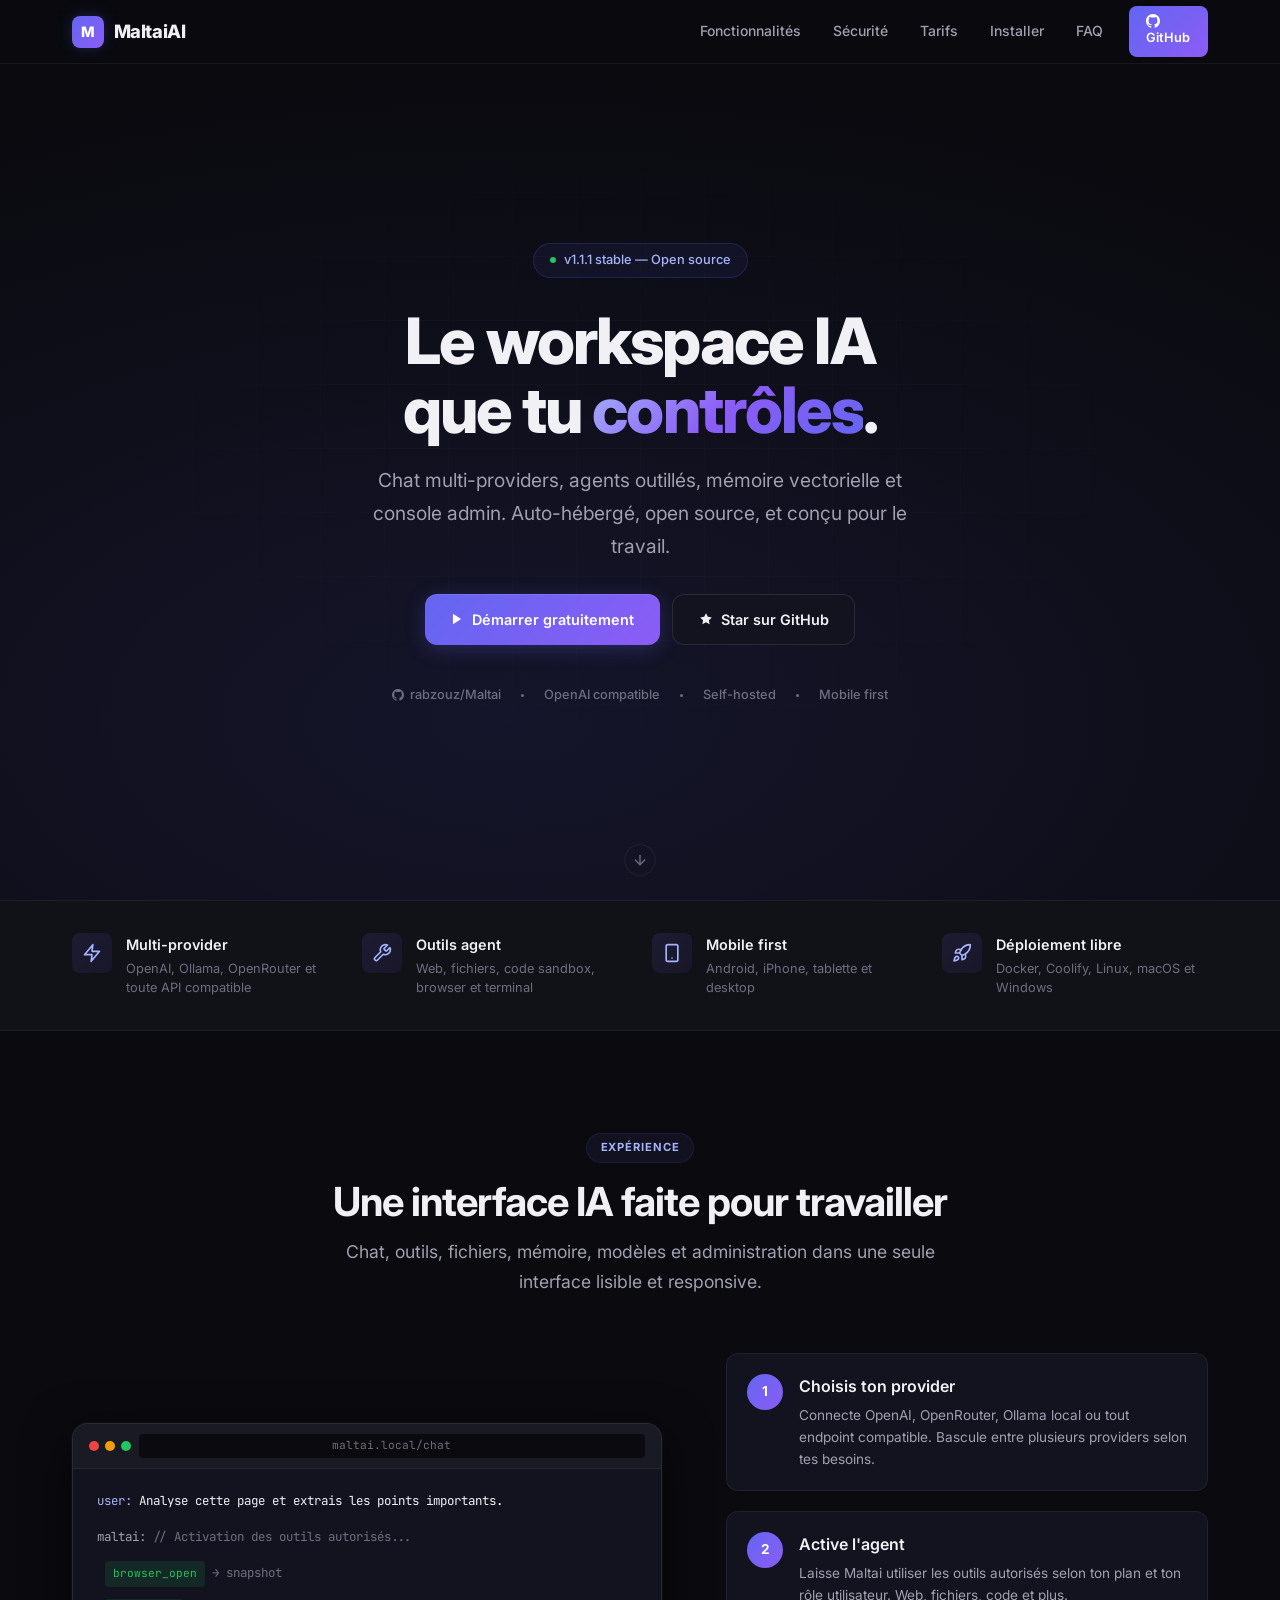
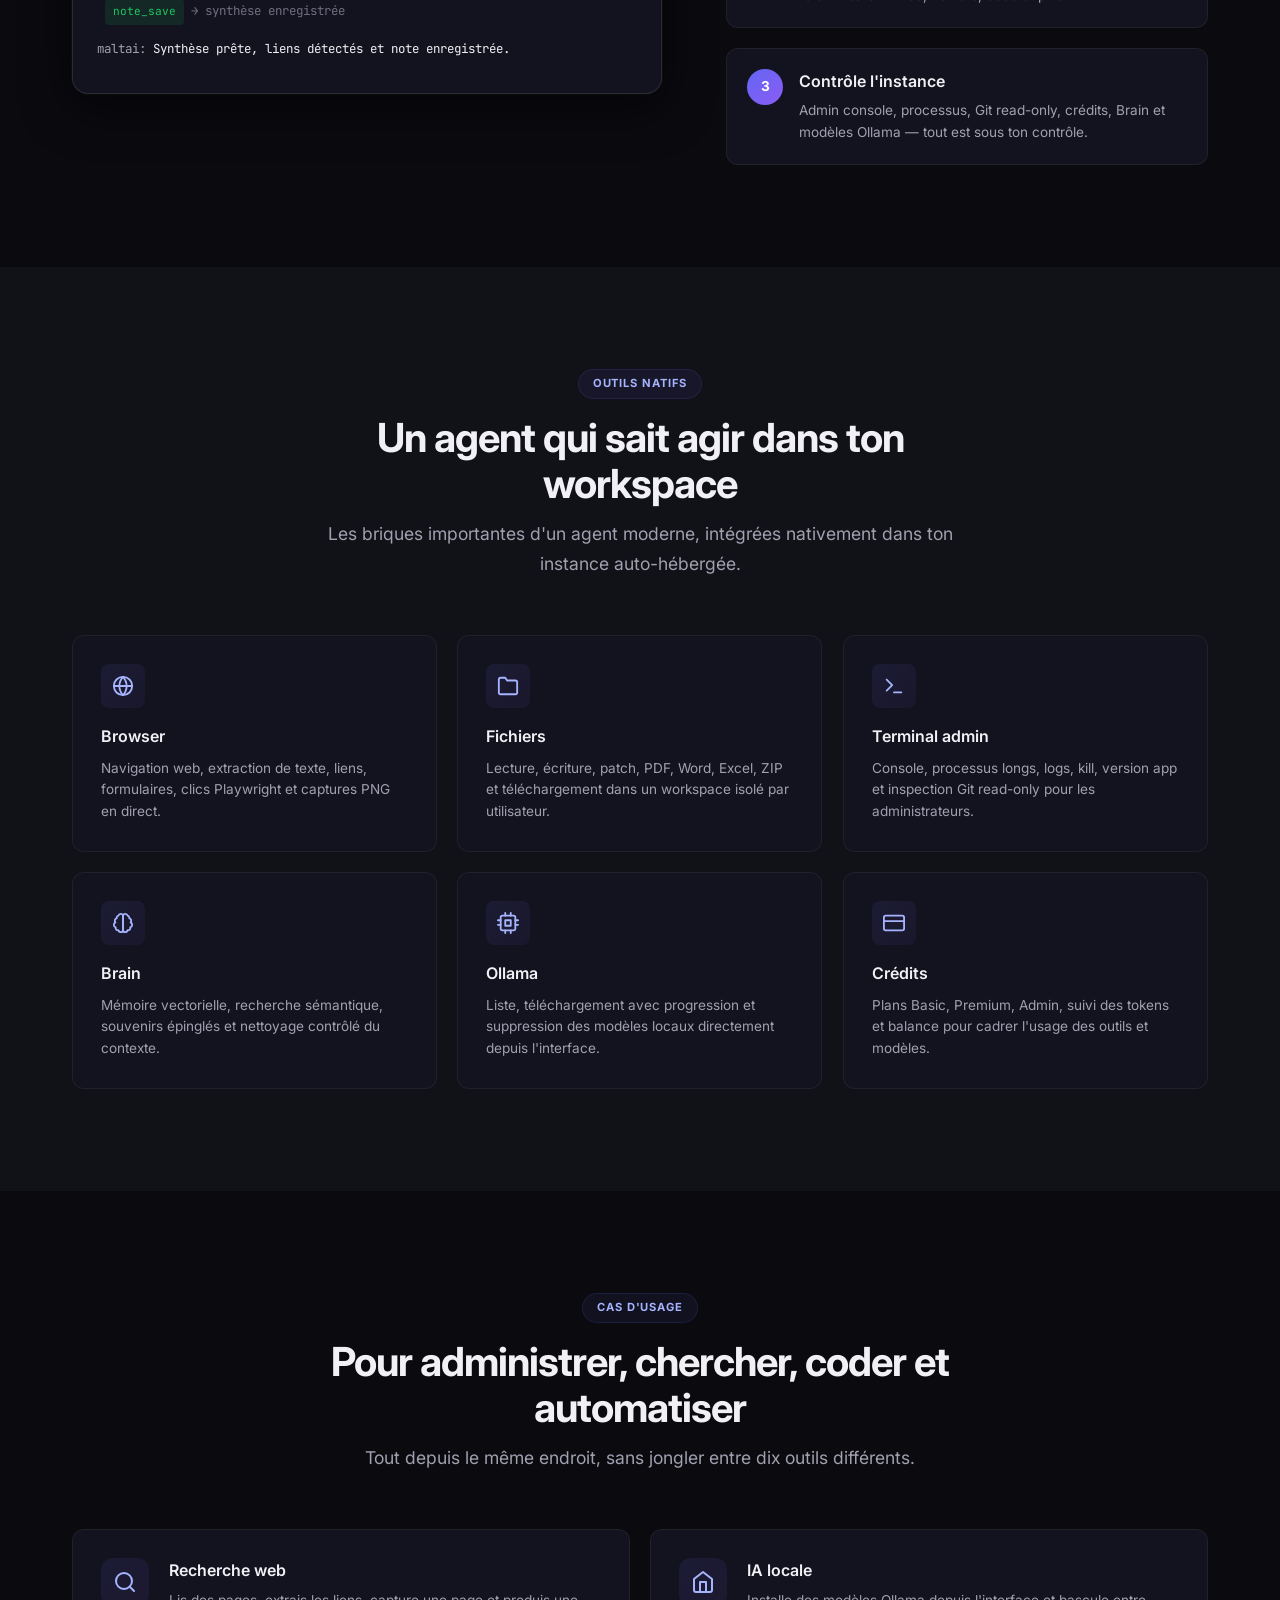
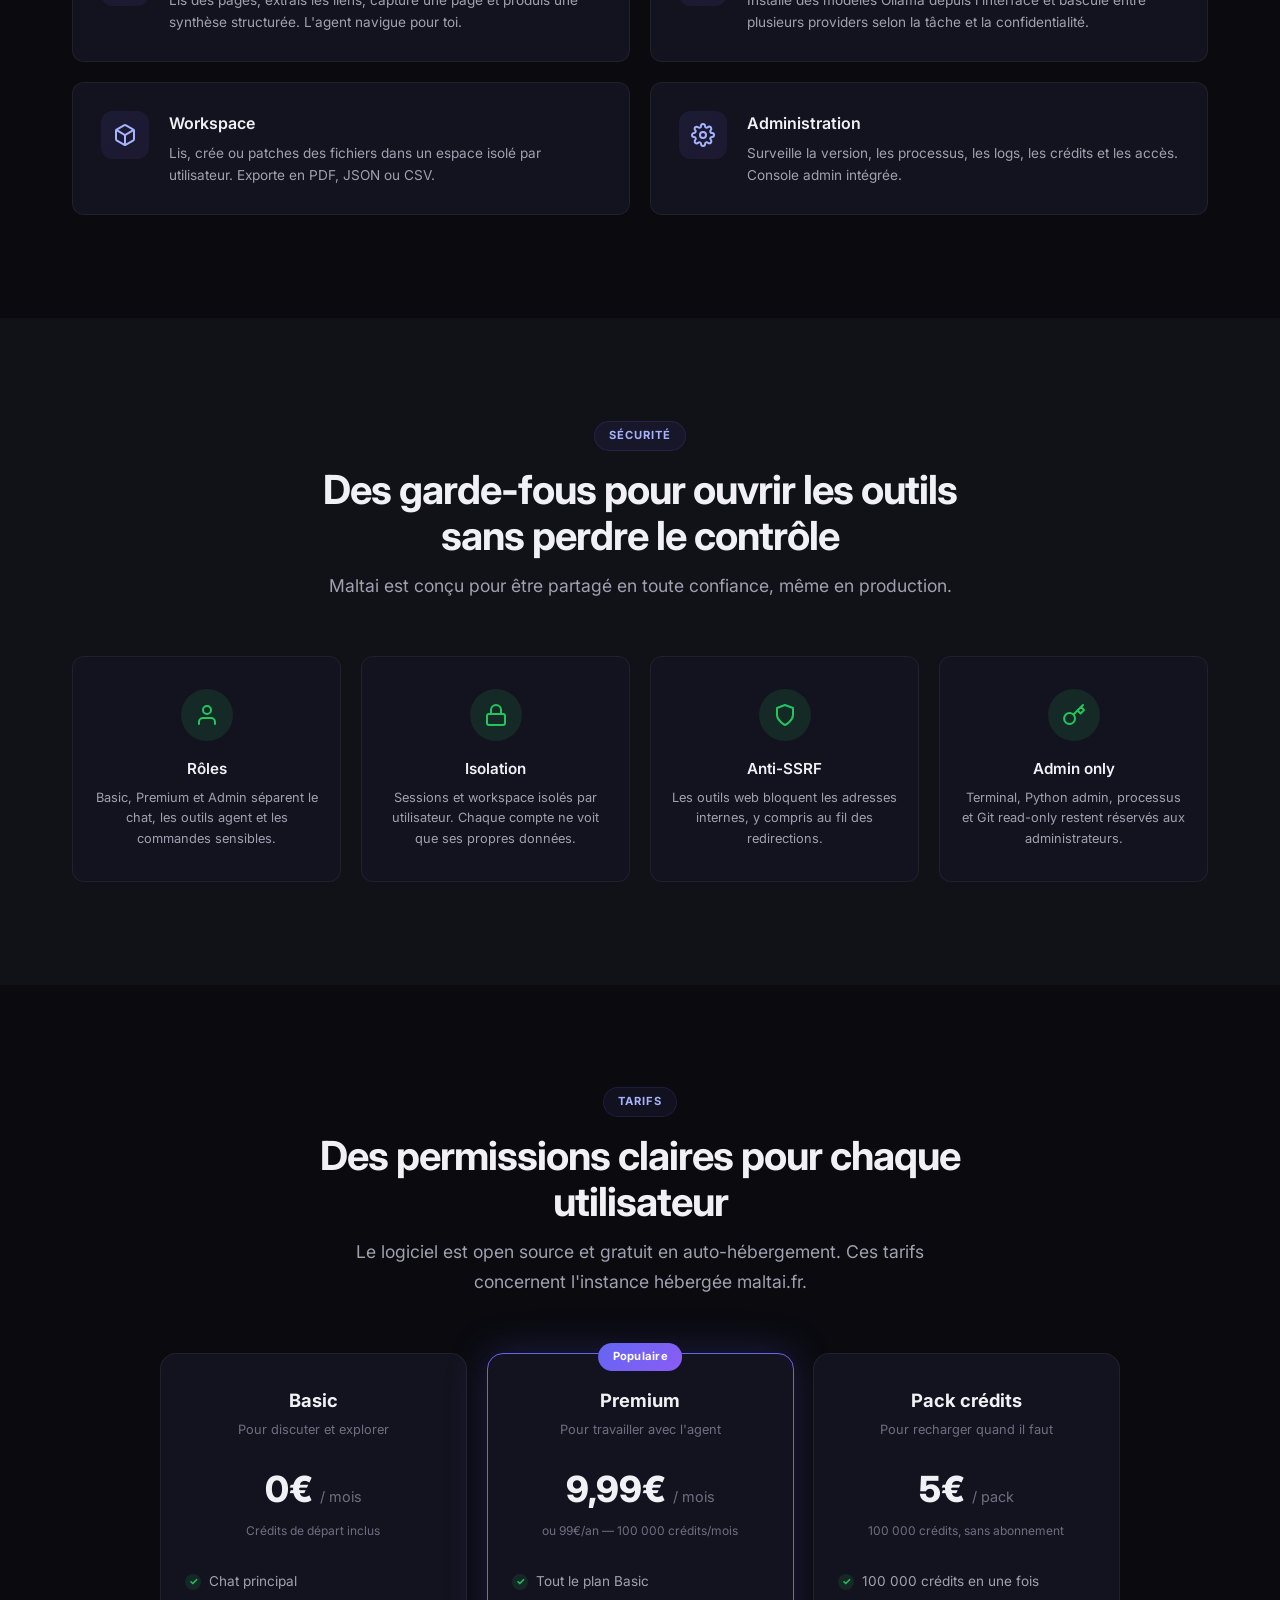
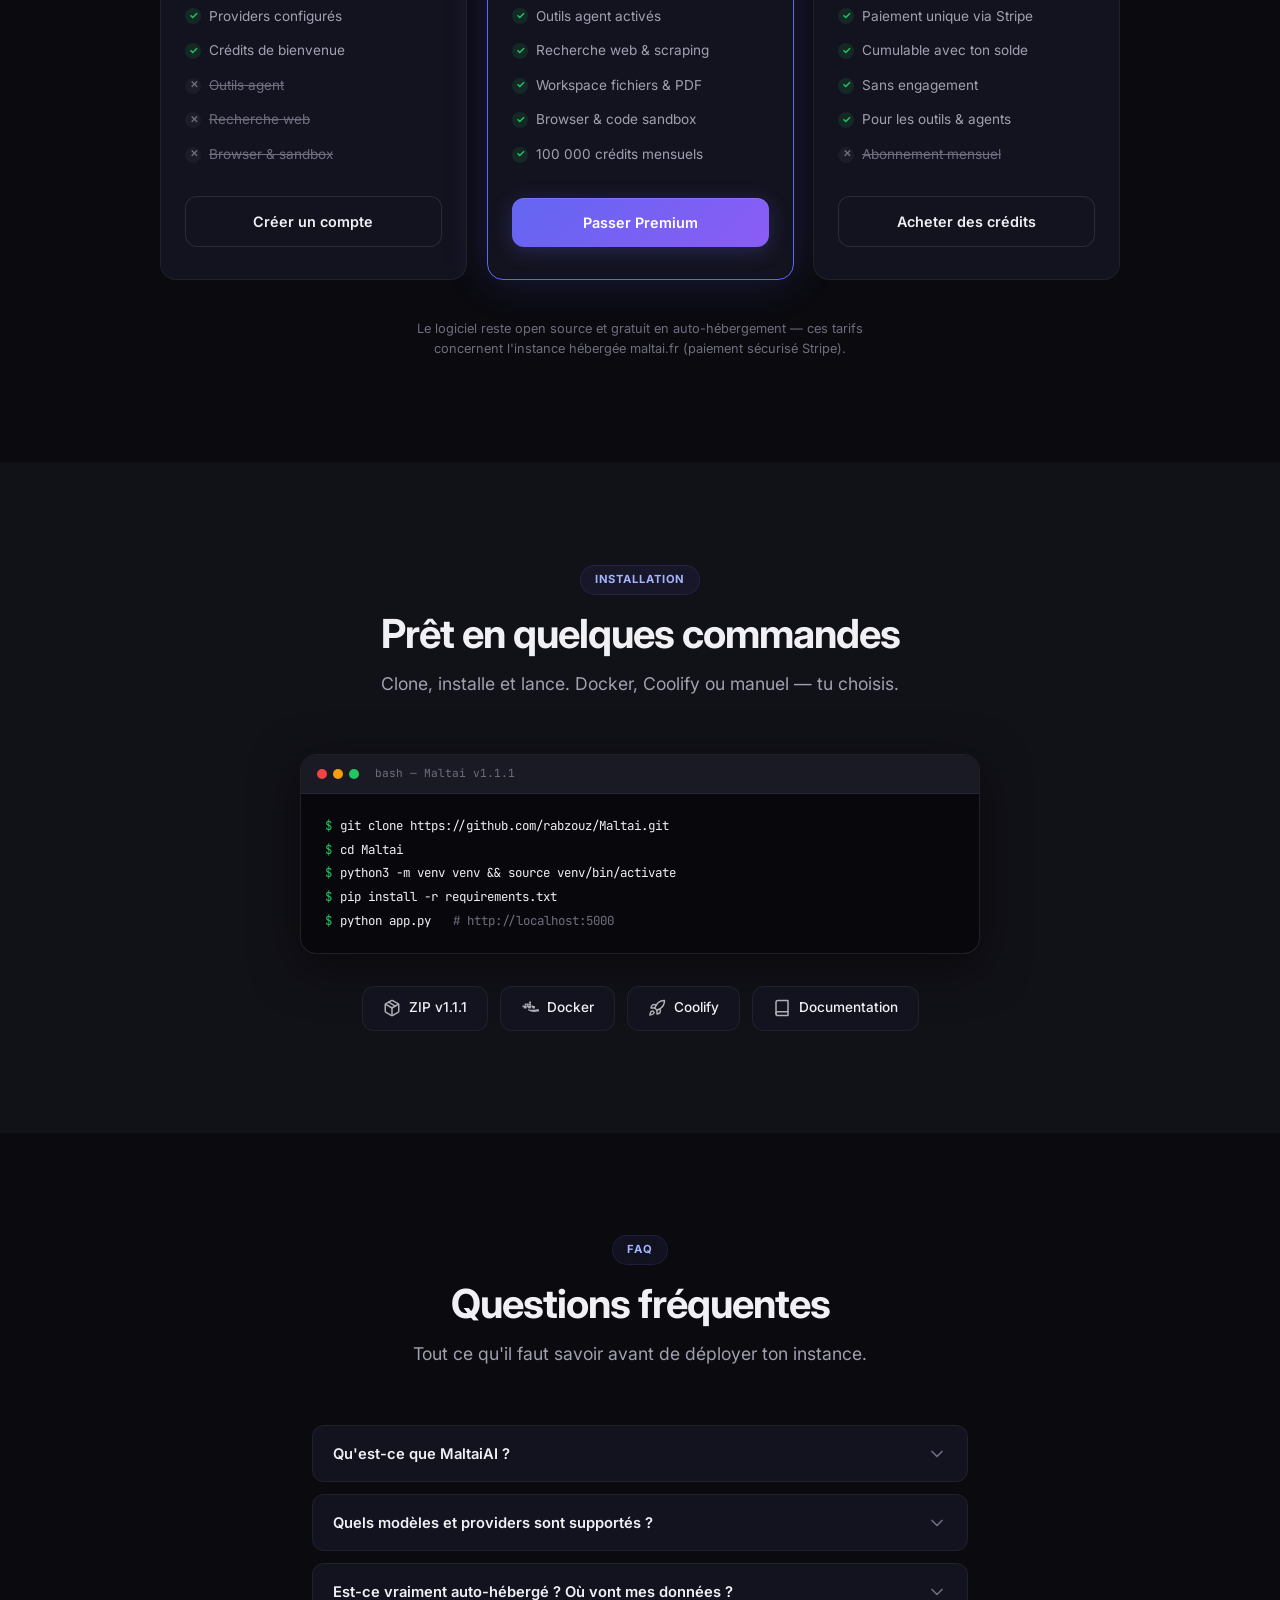
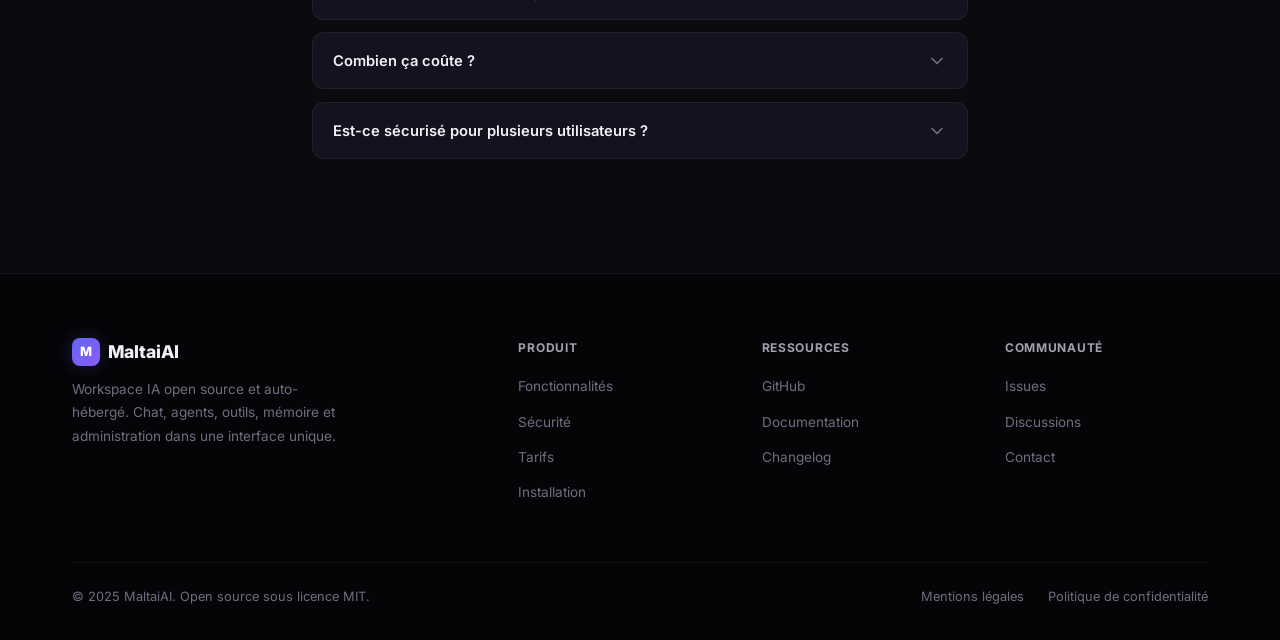
<file: index.html>
<!DOCTYPE html>
<html lang="fr">
<head>
<meta charset="UTF-8">
<meta name="viewport" content="width=device-width, initial-scale=1.0, viewport-fit=cover">
<title>MaltaiAI — Workspace IA open source & auto-hébergé</title>
<meta name="description" content="MaltaiAI : chat multi-providers, agents outillés, mémoire vectorielle et console admin. Auto-hébergé, open source.">
<meta name="theme-color" content="#0a0a0f">
<link rel="preconnect" href="https://fonts.googleapis.com">
<link rel="preconnect" href="https://fonts.gstatic.com" crossorigin>
<link href="https://fonts.googleapis.com/css2?family=Inter:wght@300;400;500;600;700;800;900&family=JetBrains+Mono:wght@400;500&display=swap" rel="stylesheet">
<style>
/* ========== CSS VARIABLES ========== */
:root {
  --bg-0: #050508;
  --bg-1: #0a0a0f;
  --bg-2: #111118;
  --bg-3: #1a1a24;
  --bg-4: #232330;
  --surface: #13131f;
  --surface-hover: #1a1a2e;
  --border: rgba(255,255,255,0.06);
  --border-strong: rgba(255,255,255,0.10);
  --border-hover: rgba(255,255,255,0.18);
  --text-0: #ffffff;
  --text-1: #f0f0f5;
  --text-2: #a0a0b0;
  --text-3: #6e6e80;
  --accent: #6366f1;
  --accent-2: #8b5cf6;
  --accent-light: #a5b4fc;
  --accent-glow: rgba(99,102,241,0.25);
  --accent-glow-strong: rgba(99,102,241,0.45);
  --green: #22c55e;
  --green-dim: rgba(34,197,94,0.12);
  --orange: #f59e0b;
  --red: #ef4444;
  --radius-sm: 8px;
  --radius: 12px;
  --radius-lg: 16px;
  --radius-xl: 20px;
  --radius-full: 9999px;
  --shadow-sm: 0 1px 2px rgba(0,0,0,0.3);
  --shadow: 0 4px 24px rgba(0,0,0,0.4);
  --shadow-lg: 0 12px 48px rgba(0,0,0,0.5);
  --shadow-glow: 0 0 40px var(--accent-glow);
  --transition-fast: 150ms cubic-bezier(0.4,0,0.2,1);
  --transition: 300ms cubic-bezier(0.4,0,0.2,1);
  --transition-slow: 500ms cubic-bezier(0.4,0,0.2,1);
  --container: 1200px;
  --container-narrow: 720px;
  --nav-h: 64px;
  --section-pad-y: clamp(4rem, 8vw, 7rem);
  --section-pad-x: clamp(1rem, 4vw, 2rem);
}

/* ========== RESET & BASE ========== */
*,*::before,*::after { margin:0; padding:0; box-sizing:border-box; }
html { scroll-behavior:smooth; -webkit-text-size-adjust:100%; }
body {
  font-family:'Inter',-apple-system,BlinkMacSystemFont,'Segoe UI',sans-serif;
  background:var(--bg-1);
  color:var(--text-1);
  line-height:1.6;
  -webkit-font-smoothing:antialiased;
  -moz-osx-font-smoothing:grayscale;
  overflow-x:hidden;
  min-height:100vh;
}
::selection { background:var(--accent-glow); color:var(--text-0); }
img,svg { display:block; max-width:100%; height:auto; }
a { color:inherit; text-decoration:none; }
button { font-family:inherit; cursor:pointer; border:none; background:none; color:inherit; }
ul,ol { list-style:none; }

/* ========== SCROLLBAR ========== */
::-webkit-scrollbar { width:6px; height:6px; }
::-webkit-scrollbar-track { background:transparent; }
::-webkit-scrollbar-thumb { background:var(--bg-4); border-radius:3px; }
::-webkit-scrollbar-thumb:hover { background:var(--text-3); }

/* ========== ANIMATIONS ========== */
@keyframes fadeUp {
  from { opacity:0; transform:translateY(24px); }
  to { opacity:1; transform:translateY(0); }
}
@keyframes fadeIn {
  from { opacity:0; }
  to { opacity:1; }
}
@keyframes float {
  0%,100% { transform:translateY(0); }
  50% { transform:translateY(-8px); }
}
@keyframes pulse {
  0%,100% { opacity:0.5; transform:scale(1); }
  50% { opacity:1; transform:scale(1.05); }
}
@keyframes gradientMove {
  0% { background-position:0% 50%; }
  50% { background-position:100% 50%; }
  100% { background-position:0% 50%; }
}
@keyframes shimmer {
  0% { background-position:-200% 0; }
  100% { background-position:200% 0; }
}
@keyframes type {
  from { width:0; }
  to { width:100%; }
}
@keyframes blink {
  50% { opacity:0; }
}

/* ========== UTILITIES ========== */
.container { width:100%; max-width:var(--container); margin:0 auto; padding:0 var(--section-pad-x); }
.container-narrow { max-width:var(--container-narrow); }
.sr-only { position:absolute; width:1px; height:1px; padding:0; margin:-1px; overflow:hidden; clip:rect(0,0,0,0); white-space:nowrap; border:0; }

/* ========== REVEAL ON SCROLL ========== */
.reveal {
  opacity:0;
  transform:translateY(20px);
  transition:opacity 0.6s ease, transform 0.6s ease;
  will-change:opacity,transform;
}
.reveal.visible { opacity:1; transform:translateY(0); }
.reveal-d1 { transition-delay:0.08s; }
.reveal-d2 { transition-delay:0.16s; }
.reveal-d3 { transition-delay:0.24s; }
.reveal-d4 { transition-delay:0.32s; }
.reveal-d5 { transition-delay:0.40s; }

/* ========== NAVIGATION ========== */
.nav {
  position:fixed; top:0; left:0; right:0; z-index:1000;
  height:var(--nav-h);
  display:flex; align-items:center;
  background:rgba(10,10,15,0.7);
  backdrop-filter:blur(20px) saturate(1.2);
  -webkit-backdrop-filter:blur(20px) saturate(1.2);
  border-bottom:1px solid var(--border);
  transition:var(--transition);
}
.nav.scrolled {
  background:rgba(10,10,15,0.92);
  box-shadow:0 1px 0 var(--border);
}
.nav .container { display:flex; align-items:center; justify-content:space-between; }

.nav-brand {
  display:flex; align-items:center; gap:0.6rem;
  font-weight:800; font-size:1.15rem; letter-spacing:-0.02em;
  flex-shrink:0;
}
.nav-brand-icon {
  width:32px; height:32px;
  background:linear-gradient(135deg,var(--accent),var(--accent-2));
  border-radius:var(--radius-sm);
  display:grid; place-items:center;
  font-size:0.9rem; font-weight:800; color:#fff;
  box-shadow:0 0 16px var(--accent-glow);
}

.nav-links {
  display:flex; align-items:center; gap:0.25rem;
}
.nav-link {
  padding:0.5rem 0.875rem;
  font-size:0.875rem; font-weight:500; color:var(--text-2);
  border-radius:var(--radius-sm);
  transition:var(--transition-fast);
  position:relative;
}
.nav-link:hover, .nav-link:focus-visible {
  color:var(--text-1);
  background:rgba(255,255,255,0.04);
}
.nav-link.active { color:var(--accent-light); }

.nav-cta {
  margin-left:0.5rem;
  padding:0.5rem 1.1rem;
  background:linear-gradient(135deg,var(--accent),var(--accent-2));
  color:#fff; font-size:0.8rem; font-weight:600;
  border-radius:var(--radius-sm);
  transition:var(--transition-fast);
  white-space:nowrap;
}
.nav-cta:hover {
  transform:translateY(-1px);
  box-shadow:0 4px 20px var(--accent-glow-strong);
}

.nav-toggle {
  display:none;
  width:40px; height:40px;
  flex-direction:column; justify-content:center; align-items:center; gap:5px;
  border-radius:var(--radius-sm);
  transition:var(--transition-fast);
}
.nav-toggle:hover { background:rgba(255,255,255,0.05); }
.nav-toggle span {
  display:block; width:20px; height:2px;
  background:var(--text-1);
  border-radius:2px;
  transition:var(--transition-fast);
  transform-origin:center;
}
.nav-toggle[aria-expanded="true"] span:nth-child(1) { transform:translateY(3.5px) rotate(45deg); }
.nav-toggle[aria-expanded="true"] span:nth-child(2) { opacity:0; }
.nav-toggle[aria-expanded="true"] span:nth-child(3) { transform:translateY(-3.5px) rotate(-45deg); }

/* Mobile nav overlay */
.nav-overlay {
  position:fixed; inset:var(--nav-h) 0 0 0; z-index:999;
  background:rgba(5,5,8,0.95);
  backdrop-filter:blur(16px);
  -webkit-backdrop-filter:blur(16px);
  display:flex; flex-direction:column;
  padding:1.5rem var(--section-pad-x) 2rem;
  gap:0.25rem;
  opacity:0; pointer-events:none;
  transform:translateY(-8px);
  transition:opacity 0.25s ease, transform 0.25s ease;
}
.nav-overlay.open { opacity:1; pointer-events:auto; transform:translateY(0); }
.nav-overlay .nav-link {
  padding:0.875rem 1rem;
  font-size:1.05rem; font-weight:500;
  border-radius:var(--radius);
}
.nav-overlay .nav-cta {
  margin:0.5rem 0 0; text-align:center; padding:0.875rem;
  font-size:0.95rem; border-radius:var(--radius);
}

/* ========== HERO ========== */
.hero {
  position:relative;
  min-height:100svh;
  display:flex; align-items:center; justify-content:center;
  padding:calc(var(--nav-h) + 3rem) var(--section-pad-x) 4rem;
  overflow:hidden;
}

.hero-bg {
  position:absolute; inset:0; z-index:0;
  background:
    radial-gradient(ellipse 80% 60% at 20% 40%, rgba(99,102,241,0.12) 0%, transparent 60%),
    radial-gradient(ellipse 60% 50% at 80% 20%, rgba(139,92,246,0.08) 0%, transparent 50%),
    radial-gradient(ellipse 50% 40% at 50% 90%, rgba(99,102,241,0.06) 0%, transparent 50%);
  animation:gradientMove 20s ease infinite;
  background-size:200% 200%;
}
.hero-grid-lines {
  position:absolute; inset:0;
  background-image:
    linear-gradient(rgba(255,255,255,0.015) 1px, transparent 1px),
    linear-gradient(90deg, rgba(255,255,255,0.015) 1px, transparent 1px);
  background-size:64px 64px;
  mask-image:radial-gradient(ellipse 70% 60% at 50% 50%, black 20%, transparent 70%);
  -webkit-mask-image:radial-gradient(ellipse 70% 60% at 50% 50%, black 20%, transparent 70%);
}

.hero-inner {
  position:relative; z-index:1;
  text-align:center; max-width:760px;
  animation:fadeUp 0.8s ease both;
}

.hero-badge {
  display:inline-flex; align-items:center; gap:0.5rem;
  padding:0.4rem 1rem;
  background:rgba(99,102,241,0.08);
  border:1px solid rgba(99,102,241,0.18);
  border-radius:var(--radius-full);
  font-size:0.8rem; font-weight:500; color:var(--accent-light);
  margin-bottom:1.75rem;
}
.hero-badge-dot {
  width:6px; height:6px; border-radius:50%;
  background:var(--green);
  animation:pulse 2s ease infinite;
}

.hero-title {
  font-size:clamp(2.2rem, 6vw, 4rem);
  font-weight:800; line-height:1.08;
  letter-spacing:-0.03em;
  margin-bottom:1.25rem;
}
.hero-title .gradient-text {
  background:linear-gradient(135deg, var(--accent-light) 0%, var(--accent-2) 50%, var(--accent) 100%);
  -webkit-background-clip:text; -webkit-text-fill-color:transparent; background-clip:text;
}

.hero-desc {
  font-size:clamp(1rem, 2.2vw, 1.2rem);
  color:var(--text-2); line-height:1.7;
  max-width:560px; margin:0 auto 2rem;
}

.hero-actions {
  display:flex; gap:0.75rem; justify-content:center;
  flex-wrap:wrap; margin-bottom:2.5rem;
}

.btn {
  display:inline-flex; align-items:center; justify-content:center; gap:0.5rem;
  padding:0.8rem 1.6rem;
  font-size:0.9rem; font-weight:600;
  border-radius:var(--radius);
  transition:var(--transition-fast);
  white-space:nowrap;
  min-height:44px; /* touch target */
}
.btn-primary {
  background:linear-gradient(135deg, var(--accent), var(--accent-2));
  color:#fff;
  box-shadow:0 4px 20px var(--accent-glow), inset 0 1px 0 rgba(255,255,255,0.1);
}
.btn-primary:hover {
  transform:translateY(-2px);
  box-shadow:0 8px 32px var(--accent-glow-strong), inset 0 1px 0 rgba(255,255,255,0.15);
}
.btn-primary:active { transform:translateY(0); }

.btn-secondary {
  background:var(--surface);
  color:var(--text-1);
  border:1px solid var(--border-strong);
}
.btn-secondary:hover {
  background:var(--surface-hover);
  border-color:var(--border-hover);
}

.hero-meta {
  display:flex; gap:1.25rem; justify-content:center; align-items:center;
  flex-wrap:wrap;
  color:var(--text-3); font-size:0.8rem; font-weight:500;
}
.hero-meta span { display:flex; align-items:center; gap:0.35rem; }
.hero-meta .dot-sep { width:3px; height:3px; border-radius:50%; background:var(--text-3); }

.hero-scroll {
  position:absolute; bottom:1.5rem; left:50%; transform:translateX(-50%);
  color:var(--text-3);
  animation:float 3s ease infinite;
  cursor:pointer;
  width:32px; height:32px; display:grid; place-items:center;
  border-radius:50%;
  border:1px solid var(--border);
  transition:var(--transition-fast);
}
.hero-scroll:hover { border-color:var(--border-hover); color:var(--text-2); }

/* ========== TRUST BAR ========== */
.trust {
  background:var(--bg-2);
  border-top:1px solid var(--border);
  border-bottom:1px solid var(--border);
  padding:2rem 0;
}
.trust-grid {
  display:grid;
  grid-template-columns:repeat(4, 1fr);
  gap:1.5rem;
}
.trust-item {
  display:flex; align-items:flex-start; gap:0.875rem;
}
.trust-icon {
  width:40px; height:40px; flex-shrink:0;
  background:linear-gradient(135deg, rgba(99,102,241,0.12), rgba(139,92,246,0.08));
  border-radius:var(--radius-sm);
  display:grid; place-items:center;
  color:var(--accent-light);
}
.trust-icon svg { width:20px; height:20px; }
.trust-title { font-size:0.9rem; font-weight:600; margin-bottom:0.2rem; }
.trust-desc { font-size:0.8rem; color:var(--text-3); line-height:1.5; }

/* ========== SECTIONS COMMON ========== */
.section { padding:var(--section-pad-y) 0; }
.section-alt { background:var(--bg-2); }
.section-header { text-align:center; max-width:640px; margin:0 auto 3.5rem; }
.section-label {
  display:inline-block;
  padding:0.3rem 0.875rem;
  background:rgba(99,102,241,0.08);
  border:1px solid rgba(99,102,241,0.15);
  border-radius:var(--radius-full);
  font-size:0.7rem; font-weight:700; text-transform:uppercase; letter-spacing:0.08em;
  color:var(--accent-light); margin-bottom:1rem;
}
.section-title {
  font-size:clamp(1.6rem, 4vw, 2.5rem);
  font-weight:700; letter-spacing:-0.025em;
  line-height:1.15; margin-bottom:0.75rem;
}
.section-desc {
  font-size:clamp(0.95rem, 1.8vw, 1.1rem);
  color:var(--text-2); line-height:1.7;
}

/* ========== DEMO SECTION ========== */
.demo-grid {
  display:grid;
  grid-template-columns:1.1fr 0.9fr;
  gap:clamp(2rem, 5vw, 4rem);
  align-items:center;
}

/* Browser mockup */
.browser {
  background:var(--surface);
  border:1px solid var(--border-strong);
  border-radius:var(--radius-lg);
  overflow:hidden;
  box-shadow:var(--shadow-lg), 0 0 0 1px rgba(255,255,255,0.03);
}
.browser-header {
  display:flex; align-items:center; gap:0.5rem;
  padding:0.625rem 1rem;
  background:var(--bg-3);
  border-bottom:1px solid var(--border);
}
.browser-dots { display:flex; gap:6px; }
.browser-dot { width:10px; height:10px; border-radius:50%; }
.browser-dot.r { background:var(--red); }
.browser-dot.y { background:var(--orange); }
.browser-dot.g { background:var(--green); }
.browser-url {
  flex:1; text-align:center;
  background:var(--bg-1); border-radius:4px;
  padding:0.2rem 0.75rem;
  font-family:'JetBrains Mono',monospace; font-size:0.7rem;
  color:var(--text-3);
}
.browser-body {
  padding:1.25rem 1.5rem;
  font-family:'JetBrains Mono',monospace; font-size:0.78rem; line-height:1.9;
}
.chat-line { margin-bottom:0.75rem; opacity:0; animation:fadeIn 0.4s ease forwards; }
.chat-line:nth-child(1){animation-delay:0.3s}
.chat-line:nth-child(2){animation-delay:0.7s}
.chat-line:nth-child(3){animation-delay:1.1s}
.chat-line:nth-child(4){animation-delay:1.5s}
.chat-line:nth-child(5){animation-delay:1.9s}
.chat-user { color:var(--accent-light); }
.chat-ai { color:var(--text-2); }
.chat-tool {
  display:inline-flex; align-items:center; gap:0.3rem;
  padding:0.15rem 0.5rem;
  background:var(--green-dim); color:var(--green);
  border-radius:4px; font-size:0.7rem; margin-left:0.5rem;
}

/* Steps */
.steps { display:flex; flex-direction:column; gap:1.25rem; }
.step {
  display:flex; gap:1rem;
  padding:1.25rem;
  background:var(--surface);
  border:1px solid var(--border);
  border-radius:var(--radius);
  transition:var(--transition-fast);
}
.step:hover {
  border-color:var(--border-hover);
  background:var(--surface-hover);
  transform:translateX(3px);
}
.step-num {
  width:36px; height:36px; flex-shrink:0;
  background:linear-gradient(135deg,var(--accent),var(--accent-2));
  border-radius:50%;
  display:grid; place-items:center;
  font-weight:700; font-size:0.85rem; color:#fff;
}
.step-title { font-size:1rem; font-weight:600; margin-bottom:0.35rem; }
.step-desc { font-size:0.85rem; color:var(--text-2); line-height:1.6; }

/* ========== FEATURES ========== */
.features-grid {
  display:grid;
  grid-template-columns:repeat(3, 1fr);
  gap:1.25rem;
}
.feature {
  padding:1.75rem;
  background:var(--surface);
  border:1px solid var(--border);
  border-radius:var(--radius);
  transition:var(--transition-fast);
  position:relative; overflow:hidden;
}
.feature::before {
  content:''; position:absolute; top:0; left:0; right:0; height:2px;
  background:linear-gradient(90deg, var(--accent), var(--accent-2));
  opacity:0; transition:var(--transition-fast);
}
.feature:hover {
  border-color:var(--border-hover);
  transform:translateY(-3px);
  box-shadow:var(--shadow);
}
.feature:hover::before { opacity:1; }
.feature-icon {
  width:44px; height:44px;
  background:linear-gradient(135deg, rgba(99,102,241,0.1), rgba(139,92,246,0.06));
  border-radius:var(--radius-sm);
  display:grid; place-items:center;
  color:var(--accent-light); margin-bottom:1rem;
}
.feature-icon svg { width:22px; height:22px; }
.feature-title { font-size:1rem; font-weight:600; margin-bottom:0.5rem; }
.feature-desc { font-size:0.85rem; color:var(--text-2); line-height:1.6; }

/* ========== USE CASES ========== */
.usecases-grid {
  display:grid;
  grid-template-columns:repeat(2, 1fr);
  gap:1.25rem;
}
.usecase {
  display:flex; gap:1.25rem;
  padding:1.75rem;
  background:var(--surface);
  border:1px solid var(--border);
  border-radius:var(--radius);
  transition:var(--transition-fast);
}
.usecase:hover {
  border-color:var(--border-hover);
  background:var(--bg-3);
}
.usecase-icon {
  width:48px; height:48px; flex-shrink:0;
  background:linear-gradient(135deg, rgba(99,102,241,0.1), rgba(139,92,246,0.08));
  border-radius:var(--radius);
  display:grid; place-items:center;
  color:var(--accent-light);
}
.usecase-icon svg { width:24px; height:24px; }
.usecase-title { font-size:1rem; font-weight:600; margin-bottom:0.4rem; }
.usecase-desc { font-size:0.85rem; color:var(--text-2); line-height:1.6; }

/* ========== SECURITY CAROUSEL ========== */
.security-grid {
  display:grid;
  grid-template-columns:repeat(4, 1fr);
  gap:1.25rem;
}
.security-card {
  text-align:center;
  padding:2rem 1.25rem;
  background:var(--surface);
  border:1px solid var(--border);
  border-radius:var(--radius);
  transition:var(--transition-fast);
}
.security-card:hover {
  border-color:var(--accent);
  transform:translateY(-4px);
  box-shadow:var(--shadow-glow);
}
.security-icon {
  width:52px; height:52px;
  background:var(--green-dim);
  border-radius:50%;
  display:grid; place-items:center;
  margin:0 auto 1rem;
  color:var(--green);
}
.security-icon svg { width:24px; height:24px; }
.security-title { font-size:0.95rem; font-weight:600; margin-bottom:0.4rem; }
.security-desc { font-size:0.8rem; color:var(--text-2); line-height:1.6; }

/* ========== PRICING ========== */
.pricing-grid {
  display:grid;
  grid-template-columns:repeat(3, 1fr);
  gap:1.25rem;
  max-width:960px; margin:0 auto;
}
.pricing-card {
  background:var(--surface);
  border:1px solid var(--border);
  border-radius:var(--radius-lg);
  padding:2rem 1.5rem;
  text-align:center;
  transition:var(--transition-fast);
  position:relative;
  display:flex; flex-direction:column;
}
.pricing-card:hover {
  border-color:var(--border-hover);
  transform:translateY(-4px);
  box-shadow:var(--shadow);
}
.pricing-card.popular {
  border-color:var(--accent);
  box-shadow:0 0 40px var(--accent-glow), var(--shadow);
}
.pricing-popular-badge {
  position:absolute; top:-11px; left:50%; transform:translateX(-50%);
  padding:0.3rem 0.9rem;
  background:linear-gradient(135deg,var(--accent),var(--accent-2));
  color:#fff; font-size:0.7rem; font-weight:700;
  border-radius:var(--radius-full);
  letter-spacing:0.02em;
}
.pricing-name { font-size:1.15rem; font-weight:700; margin-bottom:0.3rem; }
.pricing-tagline { font-size:0.8rem; color:var(--text-3); margin-bottom:1.25rem; }
.pricing-price { font-size:2.25rem; font-weight:800; margin-bottom:0.2rem; }
.pricing-price span { font-size:0.9rem; font-weight:400; color:var(--text-3); }
.pricing-note { font-size:0.75rem; color:var(--text-3); margin-bottom:1.5rem; }
.pricing-features { text-align:left; margin-bottom:1.5rem; flex:1; }
.pricing-features li {
  padding:0.4rem 0;
  font-size:0.85rem; color:var(--text-2);
  display:flex; align-items:center; gap:0.5rem;
}
.pricing-features li::before {
  content:''; width:16px; height:16px; flex-shrink:0;
  background:var(--green-dim); border-radius:50%;
  display:grid; place-items:center;
}
.pricing-features li::after {
  content:'✓'; position:absolute; margin-left:4px;
  font-size:0.65rem; font-weight:700; color:var(--green);
}
.pricing-features li { position:relative; }
.pricing-features li.disabled {
  color:var(--text-3); text-decoration:line-through;
}
.pricing-features li.disabled::before { background:rgba(255,255,255,0.04); }
.pricing-features li.disabled::after { content:'✕'; color:var(--text-3); margin-left:4.5px; }
.pricing-btn { width:100%; }

.pricing-footer {
  text-align:center; margin-top:2.5rem;
  font-size:0.8rem; color:var(--text-3);
  max-width:500px; margin-left:auto; margin-right:auto;
  line-height:1.6;
}

/* ========== INSTALL ========== */
.terminal {
  max-width:680px; margin:0 auto;
  background:#08080c;
  border:1px solid var(--border-strong);
  border-radius:var(--radius-lg);
  overflow:hidden;
  box-shadow:var(--shadow-lg);
}
.terminal-header {
  display:flex; align-items:center; gap:0.5rem;
  padding:0.625rem 1rem;
  background:var(--bg-3);
  border-bottom:1px solid var(--border);
}
.terminal-title {
  margin-left:0.5rem;
  font-family:'JetBrains Mono',monospace; font-size:0.7rem;
  color:var(--text-3);
}
.terminal-body {
  padding:1.25rem 1.5rem;
  font-family:'JetBrains Mono',monospace;
  font-size:0.78rem; line-height:1.9;
  overflow-x:auto;
  -webkit-overflow-scrolling:touch;
}
.terminal-line { display:flex; gap:0.5rem; white-space:nowrap; }
.terminal-prompt { color:var(--green); flex-shrink:0; }
.terminal-cmd { color:var(--text-1); }
.terminal-comment { color:var(--text-3); }

.install-buttons {
  display:flex; gap:0.75rem; justify-content:center;
  flex-wrap:wrap; margin-top:2rem;
}
.install-btn {
  display:inline-flex; align-items:center; gap:0.5rem;
  padding:0.65rem 1.25rem;
  background:var(--surface);
  border:1px solid var(--border);
  border-radius:var(--radius);
  color:var(--text-1); font-size:0.85rem; font-weight:500;
  transition:var(--transition-fast);
  min-height:44px;
}
.install-btn:hover { border-color:var(--accent); background:rgba(99,102,241,0.05); }
.install-btn svg { width:18px; height:18px; opacity:0.7; }

/* ========== FAQ ========== */
.faq-list { max-width:680px; margin:0 auto; }
.faq-item {
  background:var(--surface);
  border:1px solid var(--border);
  border-radius:var(--radius);
  margin-bottom:0.75rem;
  overflow:hidden;
  transition:var(--transition-fast);
}
.faq-item:hover { border-color:var(--border-hover); }
.faq-item.active { border-color:var(--accent); }
.faq-q {
  width:100%;
  display:flex; justify-content:space-between; align-items:center;
  padding:1.1rem 1.25rem;
  font-size:0.92rem; font-weight:600;
  text-align:left;
  transition:var(--transition-fast);
  min-height:52px;
}
.faq-q:hover { color:var(--accent-light); }
.faq-q-icon {
  width:20px; height:20px; flex-shrink:0;
  color:var(--text-3);
  transition:transform 0.3s ease, color 0.3s ease;
}
.faq-item.active .faq-q-icon {
  transform:rotate(180deg);
  color:var(--accent);
}
.faq-a {
  max-height:0; overflow:hidden;
  transition:max-height 0.35s ease, padding 0.35s ease;
}
.faq-item.active .faq-a {
  max-height:300px;
  padding:0 1.25rem 1.1rem;
}
.faq-a p {
  font-size:0.88rem; color:var(--text-2); line-height:1.7;
}

/* ========== FOOTER ========== */
.footer {
  background:var(--bg-0);
  border-top:1px solid var(--border);
  padding:4rem 0 2rem;
}
.footer-grid {
  display:grid;
  grid-template-columns:2fr 1fr 1fr 1fr;
  gap:2.5rem;
  margin-bottom:3rem;
}
.footer-brand { max-width:280px; }
.footer-logo {
  display:flex; align-items:center; gap:0.5rem;
  font-weight:800; font-size:1.1rem; margin-bottom:0.75rem;
}
.footer-logo .nav-brand-icon { width:28px; height:28px; font-size:0.8rem; }
.footer-desc { font-size:0.85rem; color:var(--text-3); line-height:1.7; }
.footer-col-title {
  font-size:0.75rem; font-weight:700; text-transform:uppercase;
  letter-spacing:0.06em; color:var(--text-2);
  margin-bottom:1rem;
}
.footer-links li { margin-bottom:0.6rem; }
.footer-links a {
  font-size:0.85rem; color:var(--text-3);
  transition:var(--transition-fast);
}
.footer-links a:hover { color:var(--accent-light); }
.footer-bottom {
  display:flex; justify-content:space-between; align-items:center;
  flex-wrap:wrap; gap:1rem;
  padding-top:1.5rem;
  border-top:1px solid var(--border);
}
.footer-copy { font-size:0.8rem; color:var(--text-3); }
.footer-legal { display:flex; gap:1.5rem; }
.footer-legal a { font-size:0.8rem; color:var(--text-3); transition:var(--transition-fast); }
.footer-legal a:hover { color:var(--text-2); }

/* ========== RESPONSIVE ========== */

/* Tablet (≤1024px) */
@media (max-width:1024px) {
  .demo-grid { grid-template-columns:1fr; gap:2.5rem; }
  .demo-grid .browser { max-width:600px; margin:0 auto; }
  .features-grid { grid-template-columns:repeat(2, 1fr); }
  .security-grid { grid-template-columns:repeat(2, 1fr); }
  .footer-grid { grid-template-columns:1fr 1fr; }
}

/* Mobile landscape / small tablet (≤768px) */
@media (max-width:768px) {
  :root { --nav-h:56px; }
  .nav-links { display:none; }
  .nav-toggle { display:flex; }
  .trust-grid { grid-template-columns:repeat(2, 1fr); }
  .features-grid { grid-template-columns:1fr; }
  .usecases-grid { grid-template-columns:1fr; }
  .security-grid { grid-template-columns:1fr; }
  .pricing-grid { grid-template-columns:1fr; max-width:400px; }
  .footer-grid { grid-template-columns:1fr; gap:2rem; }
  .footer-bottom { flex-direction:column; text-align:center; }
  .hero-actions { flex-direction:column; width:100%; }
  .hero-actions .btn { width:100%; }
  .hero-meta { font-size:0.75rem; }
  .hero-meta .dot-sep { display:none; }
  .hero-meta { gap:0.6rem 1rem; }
  .step { padding:1rem; }
  .usecase { padding:1.25rem; }
  .feature { padding:1.5rem; }
  .install-buttons { flex-direction:column; }
  .install-btn { width:100%; justify-content:center; }
}

/* Small mobile (≤480px) */
@media (max-width:480px) {
  .trust-grid { grid-template-columns:1fr; }
  .trust-item { align-items:center; }
  .pricing-card { padding:1.5rem 1.25rem; }
  .pricing-price { font-size:1.8rem; }
  .browser-body { padding:1rem; font-size:0.7rem; }
  .terminal-body { padding:1rem; font-size:0.7rem; }
  .section-header { margin-bottom:2.5rem; }
  .faq-q { padding:1rem; font-size:0.85rem; }
  .faq-item.active .faq-a { padding:0 1rem 1rem; }
}

/* Large screens (≥1440px) */
@media (min-width:1440px) {
  :root { --container:1320px; }
}

/* Reduced motion */
@media (prefers-reduced-motion:reduce) {
  *,*::before,*::after {
    animation-duration:0.01ms !important;
    animation-iteration-count:1 !important;
    transition-duration:0.01ms !important;
  }
  .reveal { opacity:1; transform:none; }
}

/* Touch devices - larger tap targets */
@media (hover:none) and (pointer:coarse) {
  .nav-link, .faq-q, .install-btn, .pricing-btn, .btn {
    min-height:48px;
  }
}
</style>
</head>
<body>

<!-- ========== SVG ICONS SPRITE ========== -->
<svg style="display:none">
  <defs>
    <symbol id="i-zap" viewBox="0 0 24 24" fill="none" stroke="currentColor" stroke-width="2" stroke-linecap="round" stroke-linejoin="round"><polygon points="13 2 3 14 12 14 11 22 21 10 12 10 13 2"/></symbol>
    <symbol id="i-tools" viewBox="0 0 24 24" fill="none" stroke="currentColor" stroke-width="2" stroke-linecap="round" stroke-linejoin="round"><path d="M14.7 6.3a1 1 0 0 0 0 1.4l1.6 1.6a1 1 0 0 0 1.4 0l3.77-3.77a6 6 0 0 1-7.94 7.94l-6.91 6.91a2.12 2.12 0 0 1-3-3l6.91-6.91a6 6 0 0 1 7.94-7.94l-3.76 3.76z"/></symbol>
    <symbol id="i-phone" viewBox="0 0 24 24" fill="none" stroke="currentColor" stroke-width="2" stroke-linecap="round" stroke-linejoin="round"><rect x="5" y="2" width="14" height="20" rx="2" ry="2"/><line x1="12" y1="18" x2="12.01" y2="18"/></symbol>
    <symbol id="i-rocket" viewBox="0 0 24 24" fill="none" stroke="currentColor" stroke-width="2" stroke-linecap="round" stroke-linejoin="round"><path d="M4.5 16.5c-1.5 1.26-2 5-2 5s3.74-.5 5-2c.71-.84.7-2.13-.09-2.91a2.18 2.18 0 0 0-2.91-.09z"/><path d="m12 15-3-3a22 22 0 0 1 2-3.95A12.88 12.88 0 0 1 22 2c0 2.72-.78 7.5-6 11a22.35 22.35 0 0 1-4 2z"/><path d="M9 12H4s.55-3.03 2-4c1.62-1.08 5 0 5 0"/><path d="M12 15v5s3.03-.55 4-2c1.08-1.62 0-5 0-5"/></symbol>
    <symbol id="i-globe" viewBox="0 0 24 24" fill="none" stroke="currentColor" stroke-width="2" stroke-linecap="round" stroke-linejoin="round"><circle cx="12" cy="12" r="10"/><line x1="2" y1="12" x2="22" y2="12"/><path d="M12 2a15.3 15.3 0 0 1 4 10 15.3 15.3 0 0 1-4 10 15.3 15.3 0 0 1-4-10 15.3 15.3 0 0 1 4-10z"/></symbol>
    <symbol id="i-folder" viewBox="0 0 24 24" fill="none" stroke="currentColor" stroke-width="2" stroke-linecap="round" stroke-linejoin="round"><path d="M22 19a2 2 0 0 1-2 2H4a2 2 0 0 1-2-2V5a2 2 0 0 1 2-2h5l2 3h9a2 2 0 0 1 2 2z"/></symbol>
    <symbol id="i-terminal" viewBox="0 0 24 24" fill="none" stroke="currentColor" stroke-width="2" stroke-linecap="round" stroke-linejoin="round"><polyline points="4 17 10 11 4 5"/><line x1="12" y1="19" x2="20" y2="19"/></symbol>
    <symbol id="i-brain" viewBox="0 0 24 24" fill="none" stroke="currentColor" stroke-width="2" stroke-linecap="round" stroke-linejoin="round"><path d="M9.5 2A2.5 2.5 0 0 1 12 4.5v15a2.5 2.5 0 0 1-4.96.44 2.5 2.5 0 0 1-2.96-3.08 3 3 0 0 1-.34-5.58 2.5 2.5 0 0 1 1.32-4.24 2.5 2.5 0 0 1 1.98-3A2.5 2.5 0 0 1 9.5 2Z"/><path d="M14.5 2A2.5 2.5 0 0 0 12 4.5v15a2.5 2.5 0 0 0 4.96.44 2.5 2.5 0 0 0 2.96-3.08 3 3 0 0 0 .34-5.58 2.5 2.5 0 0 0-1.32-4.24 2.5 2.5 0 0 0-1.98-3A2.5 2.5 0 0 0 14.5 2Z"/></symbol>
    <symbol id="i-cpu" viewBox="0 0 24 24" fill="none" stroke="currentColor" stroke-width="2" stroke-linecap="round" stroke-linejoin="round"><rect x="4" y="4" width="16" height="16" rx="2" ry="2"/><rect x="9" y="9" width="6" height="6"/><line x1="9" y1="1" x2="9" y2="4"/><line x1="15" y1="1" x2="15" y2="4"/><line x1="9" y1="20" x2="9" y2="23"/><line x1="15" y1="20" x2="15" y2="23"/><line x1="20" y1="9" x2="23" y2="9"/><line x1="20" y1="14" x2="23" y2="14"/><line x1="1" y1="9" x2="4" y2="9"/><line x1="1" y1="14" x2="4" y2="14"/></symbol>
    <symbol id="i-credit" viewBox="0 0 24 24" fill="none" stroke="currentColor" stroke-width="2" stroke-linecap="round" stroke-linejoin="round"><rect x="1" y="4" width="22" height="16" rx="2" ry="2"/><line x1="1" y1="10" x2="23" y2="10"/></symbol>
    <symbol id="i-search" viewBox="0 0 24 24" fill="none" stroke="currentColor" stroke-width="2" stroke-linecap="round" stroke-linejoin="round"><circle cx="11" cy="11" r="8"/><line x1="21" y1="21" x2="16.65" y2="16.65"/></symbol>
    <symbol id="i-home" viewBox="0 0 24 24" fill="none" stroke="currentColor" stroke-width="2" stroke-linecap="round" stroke-linejoin="round"><path d="M3 9l9-7 9 7v11a2 2 0 0 1-2 2H5a2 2 0 0 1-2-2z"/><polyline points="9 22 9 12 15 12 15 22"/></symbol>
    <symbol id="i-box" viewBox="0 0 24 24" fill="none" stroke="currentColor" stroke-width="2" stroke-linecap="round" stroke-linejoin="round"><path d="M21 16V8a2 2 0 0 0-1-1.73l-7-4a2 2 0 0 0-2 0l-7 4A2 2 0 0 0 3 8v8a2 2 0 0 0 1 1.73l7 4a2 2 0 0 0 2 0l7-4A2 2 0 0 0 21 16z"/><polyline points="3.27 6.96 12 12.01 20.73 6.96"/><line x1="12" y1="22.08" x2="12" y2="12"/></symbol>
    <symbol id="i-settings" viewBox="0 0 24 24" fill="none" stroke="currentColor" stroke-width="2" stroke-linecap="round" stroke-linejoin="round"><circle cx="12" cy="12" r="3"/><path d="M19.4 15a1.65 1.65 0 0 0 .33 1.82l.06.06a2 2 0 0 1 0 2.83 2 2 0 0 1-2.83 0l-.06-.06a1.65 1.65 0 0 0-1.82-.33 1.65 1.65 0 0 0-1 1.51V21a2 2 0 0 1-2 2 2 2 0 0 1-2-2v-.09A1.65 1.65 0 0 0 9 19.4a1.65 1.65 0 0 0-1.82.33l-.06.06a2 2 0 0 1-2.83 0 2 2 0 0 1 0-2.83l.06-.06a1.65 1.65 0 0 0 .33-1.82 1.65 1.65 0 0 0-1.51-1H3a2 2 0 0 1-2-2 2 2 0 0 1 2-2h.09A1.65 1.65 0 0 0 4.6 9a1.65 1.65 0 0 0-.33-1.82l-.06-.06a2 2 0 0 1 0-2.83 2 2 0 0 1 2.83 0l.06.06a1.65 1.65 0 0 0 1.82.33H9a1.65 1.65 0 0 0 1-1.51V3a2 2 0 0 1 2-2 2 2 0 0 1 2 2v.09a1.65 1.65 0 0 0 1 1.51 1.65 1.65 0 0 0 1.82-.33l.06-.06a2 2 0 0 1 2.83 0 2 2 0 0 1 0 2.83l-.06.06a1.65 1.65 0 0 0-.33 1.82V9a1.65 1.65 0 0 0 1.51 1H21a2 2 0 0 1 2 2 2 2 0 0 1-2 2h-.09a1.65 1.65 0 0 0-1.51 1z"/></symbol>
    <symbol id="i-user" viewBox="0 0 24 24" fill="none" stroke="currentColor" stroke-width="2" stroke-linecap="round" stroke-linejoin="round"><path d="M20 21v-2a4 4 0 0 0-4-4H8a4 4 0 0 0-4 4v2"/><circle cx="12" cy="7" r="4"/></symbol>
    <symbol id="i-lock" viewBox="0 0 24 24" fill="none" stroke="currentColor" stroke-width="2" stroke-linecap="round" stroke-linejoin="round"><rect x="3" y="11" width="18" height="11" rx="2" ry="2"/><path d="M7 11V7a5 5 0 0 1 10 0v4"/></symbol>
    <symbol id="i-shield" viewBox="0 0 24 24" fill="none" stroke="currentColor" stroke-width="2" stroke-linecap="round" stroke-linejoin="round"><path d="M12 22s8-4 8-10V5l-8-3-8 3v7c0 6 8 10 8 10z"/></symbol>
    <symbol id="i-key" viewBox="0 0 24 24" fill="none" stroke="currentColor" stroke-width="2" stroke-linecap="round" stroke-linejoin="round"><path d="M21 2l-2 2m-7.61 7.61a5.5 5.5 0 1 1-7.778 7.778 5.5 5.5 0 0 1 7.777-7.777zm0 0L15.5 7.5m0 0l3 3L22 7l-3-3m-3.5 3.5L19 4"/></symbol>
    <symbol id="i-chevron" viewBox="0 0 24 24" fill="none" stroke="currentColor" stroke-width="2" stroke-linecap="round" stroke-linejoin="round"><polyline points="6 9 12 15 18 9"/></symbol>
    <symbol id="i-github" viewBox="0 0 24 24" fill="currentColor"><path d="M12 0c-6.626 0-12 5.373-12 12 0 5.302 3.438 9.8 8.207 11.387.599.111.793-.261.793-.577v-2.234c-3.338.726-4.033-1.416-4.033-1.416-.546-1.387-1.333-1.756-1.333-1.756-1.089-.745.083-.729.083-.729 1.205.084 1.839 1.237 1.839 1.237 1.07 1.834 2.807 1.304 3.492.997.107-.775.418-1.305.762-1.604-2.665-.305-5.467-1.334-5.467-5.931 0-1.311.469-2.381 1.236-3.221-.124-.303-.535-1.524.117-3.176 0 0 1.008-.322 3.301 1.23.957-.266 1.983-.399 3.003-.404 1.02.005 2.047.138 3.006.404 2.291-1.552 3.297-1.23 3.297-1.23.653 1.653.242 2.874.118 3.176.77.84 1.235 1.911 1.235 3.221 0 4.609-2.807 5.624-5.479 5.921.43.372.823 1.102.823 2.222v3.293c0 .319.192.694.801.576 4.765-1.589 8.199-6.086 8.199-11.386 0-6.627-5.373-12-12-12z"/></symbol>
    <symbol id="i-star" viewBox="0 0 24 24" fill="currentColor"><polygon points="12 2 15.09 8.26 22 9.27 17 14.14 18.18 21.02 12 17.77 5.82 21.02 7 14.14 2 9.27 8.91 8.26 12 2"/></symbol>
    <symbol id="i-play" viewBox="0 0 24 24" fill="currentColor"><polygon points="5 3 19 12 5 21 5 3"/></symbol>
    <symbol id="i-arrow-down" viewBox="0 0 24 24" fill="none" stroke="currentColor" stroke-width="2" stroke-linecap="round" stroke-linejoin="round"><line x1="12" y1="5" x2="12" y2="19"/><polyline points="19 12 12 19 5 12"/></symbol>
    <symbol id="i-package" viewBox="0 0 24 24" fill="none" stroke="currentColor" stroke-width="2" stroke-linecap="round" stroke-linejoin="round"><line x1="16.5" y1="9.4" x2="7.5" y2="4.21"/><path d="M21 16V8a2 2 0 0 0-1-1.73l-7-4a2 2 0 0 0-2 0l-7 4A2 2 0 0 0 3 8v8a2 2 0 0 0 1 1.73l7 4a2 2 0 0 0 2 0l7-4A2 2 0 0 0 21 16z"/><polyline points="3.27 6.96 12 12.01 20.73 6.96"/><line x1="12" y1="22.08" x2="12" y2="12"/></symbol>
    <symbol id="i-docker" viewBox="0 0 24 24" fill="currentColor"><path d="M13.983 11.078h2.119a.186.186 0 00.186-.185V9.006a.186.186 0 00-.186-.186h-2.119a.185.185 0 00-.185.185v1.888c0 .102.083.185.185.185zm-2.954-5.43h2.118a.186.186 0 00.186-.186V3.574a.186.186 0 00-.186-.185h-2.118a.185.185 0 00-.185.185v1.888c0 .102.082.185.185.186zm0 2.716h2.118a.187.187 0 00.186-.186V6.29a.186.186 0 00-.186-.185h-2.118a.185.185 0 00-.185.185v1.887c0 .102.082.186.185.186zm-2.93 0h2.12a.186.186 0 00.184-.186V6.29a.185.185 0 00-.185-.185H8.1a.185.185 0 00-.185.185v1.887c0 .102.083.186.185.186zm-2.964 0h2.119a.186.186 0 00.185-.186V6.29a.185.185 0 00-.185-.185H5.136a.186.186 0 00-.186.185v1.887c0 .102.084.186.186.186zm5.893 2.715h2.118a.186.186 0 00.186-.185V9.006a.186.186 0 00-.186-.186h-2.118a.185.185 0 00-.185.185v1.888c0 .102.082.185.185.185zm-2.93 0h2.12a.185.185 0 00.184-.185V9.006a.185.185 0 00-.184-.186h-2.12a.185.185 0 00-.184.185v1.888c0 .102.083.185.185.185zm-2.964 0h2.119a.185.185 0 00.185-.185V9.006a.185.185 0 00-.184-.186h-2.12a.186.186 0 00-.185.185v1.888c0 .102.084.185.186.185zm-2.92 0h2.12a.185.185 0 00.184-.185V9.006a.185.185 0 00-.184-.186h-2.12a.185.185 0 00-.184.185v1.888c0 .102.082.185.185.185zm20.744 2.667c-.253-.27-.626-.362-.96-.232-.11.04-2.598.934-7.05.934-1.613 0-3.168-.2-4.622-.596-.33-.092-.68.06-.84.363-.16.302-.07.68.21.893.13.1 1.36.99 3.64 1.57 1.34.35 2.78.53 4.29.53 3.96 0 6.83-.84 7.01-.89.33-.1.56-.38.56-.71 0-.24-.1-.46-.26-.62l.04.01zM6.79 12.7c.37 0 .68-.29.68-.66V10.1c0-.37-.31-.66-.68-.66H4.68c-.37 0-.68.29-.68.66v1.94c0 .37.31.66.68.66h2.11zm11.17 0c.37 0 .68-.29.68-.66V10.1c0-.37-.31-.66-.68-.66h-2.11c-.37 0-.68.29-.68.66v1.94c0 .37.31.66.68.66h2.11zm-5.59 0c.37 0 .68-.29.68-.66V10.1c0-.37-.31-.66-.68-.66h-2.11c-.37 0-.68.29-.68.66v1.94c0 .37.31.66.68.66h2.11z"/></symbol>
    <symbol id="i-book" viewBox="0 0 24 24" fill="none" stroke="currentColor" stroke-width="2" stroke-linecap="round" stroke-linejoin="round"><path d="M4 19.5A2.5 2.5 0 0 1 6.5 17H20"/><path d="M6.5 2H20v20H6.5A2.5 2.5 0 0 1 4 19.5v-15A2.5 2.5 0 0 1 6.5 2z"/></symbol>
  </defs>
</svg>

<!-- ========== NAVIGATION ========== -->
<nav class="nav" id="nav" role="navigation" aria-label="Navigation principale">
  <div class="container">
    <a href="#" class="nav-brand" aria-label="MaltaiAI - Accueil">
      <span class="nav-brand-icon">M</span>
      MaltaiAI
    </a>
    <div class="nav-links" role="menubar">
      <a href="#features" class="nav-link" role="menuitem">Fonctionnalités</a>
      <a href="#security" class="nav-link" role="menuitem">Sécurité</a>
      <a href="#pricing" class="nav-link" role="menuitem">Tarifs</a>
      <a href="#install" class="nav-link" role="menuitem">Installer</a>
      <a href="#faq" class="nav-link" role="menuitem">FAQ</a>
      <a href="https://github.com/rabzouz/Maltai" class="nav-cta" target="_blank" rel="noopener" role="menuitem">
        <svg width="14" height="14"><use href="#i-github"/></svg> GitHub
      </a>
    </div>
    <button class="nav-toggle" id="navToggle" aria-label="Ouvrir le menu" aria-expanded="false" aria-controls="navOverlay">
      <span></span><span></span><span></span>
    </button>
  </div>
</nav>

<!-- Mobile overlay -->
<div class="nav-overlay" id="navOverlay" role="dialog" aria-label="Menu mobile" aria-hidden="true">
  <a href="#features" class="nav-link" onclick="closeNav()">Fonctionnalités</a>
  <a href="#security" class="nav-link" onclick="closeNav()">Sécurité</a>
  <a href="#pricing" class="nav-link" onclick="closeNav()">Tarifs</a>
  <a href="#install" class="nav-link" onclick="closeNav()">Installer</a>
  <a href="#faq" class="nav-link" onclick="closeNav()">FAQ</a>
  <a href="https://github.com/rabzouz/Maltai" class="nav-cta" target="_blank" rel="noopener" onclick="closeNav()">
    <svg width="16" height="16"><use href="#i-github"/></svg> Voir sur GitHub
  </a>
</div>

<!-- ========== HERO ========== -->
<section class="hero" id="hero" aria-label="Accueil">
  <div class="hero-bg" aria-hidden="true"></div>
  <div class="hero-grid-lines" aria-hidden="true"></div>
  <div class="hero-inner">
    <div class="hero-badge">
      <span class="hero-badge-dot" aria-hidden="true"></span>
      v1.1.1 stable — Open source
    </div>
    <h1 class="hero-title">
      Le workspace IA<br>que tu <span class="gradient-text">contrôles</span>.
    </h1>
    <p class="hero-desc">
      Chat multi-providers, agents outillés, mémoire vectorielle et console admin.
      Auto-hébergé, open source, et conçu pour le travail.
    </p>
    <div class="hero-actions">
      <a href="#install" class="btn btn-primary">
        <svg width="14" height="14" viewBox="0 0 24 24" fill="currentColor"><polygon points="5 3 19 12 5 21 5 3"/></svg>
        Démarrer gratuitement
      </a>
      <a href="https://github.com/rabzouz/Maltai" class="btn btn-secondary" target="_blank" rel="noopener">
        <svg width="14" height="14"><use href="#i-star"/></svg>
        Star sur GitHub
      </a>
    </div>
    <div class="hero-meta">
      <span><svg width="12" height="12"><use href="#i-github"/></svg> rabzouz/Maltai</span>
      <span class="dot-sep" aria-hidden="true"></span>
      <span>OpenAI compatible</span>
      <span class="dot-sep" aria-hidden="true"></span>
      <span>Self-hosted</span>
      <span class="dot-sep" aria-hidden="true"></span>
      <span>Mobile first</span>
    </div>
  </div>
  <button class="hero-scroll" onclick="document.getElementById('trust').scrollIntoView({behavior:'smooth'})" aria-label="Défiler vers le bas">
    <svg width="16" height="16"><use href="#i-arrow-down"/></svg>
  </button>
</section>

<!-- ========== TRUST BAR ========== -->
<div class="trust" id="trust">
  <div class="container">
    <div class="trust-grid">
      <div class="trust-item reveal">
        <div class="trust-icon"><svg><use href="#i-zap"/></svg></div>
        <div>
          <div class="trust-title">Multi-provider</div>
          <div class="trust-desc">OpenAI, Ollama, OpenRouter et toute API compatible</div>
        </div>
      </div>
      <div class="trust-item reveal reveal-d1">
        <div class="trust-icon"><svg><use href="#i-tools"/></svg></div>
        <div>
          <div class="trust-title">Outils agent</div>
          <div class="trust-desc">Web, fichiers, code sandbox, browser et terminal</div>
        </div>
      </div>
      <div class="trust-item reveal reveal-d2">
        <div class="trust-icon"><svg><use href="#i-phone"/></svg></div>
        <div>
          <div class="trust-title">Mobile first</div>
          <div class="trust-desc">Android, iPhone, tablette et desktop</div>
        </div>
      </div>
      <div class="trust-item reveal reveal-d3">
        <div class="trust-icon"><svg><use href="#i-rocket"/></svg></div>
        <div>
          <div class="trust-title">Déploiement libre</div>
          <div class="trust-desc">Docker, Coolify, Linux, macOS et Windows</div>
        </div>
      </div>
    </div>
  </div>
</div>

<!-- ========== DEMO / EXPERIENCE ========== -->
<section class="section" id="demo" aria-labelledby="demo-title">
  <div class="container">
    <div class="section-header reveal">
      <span class="section-label">Expérience</span>
      <h2 class="section-title" id="demo-title">Une interface IA faite pour travailler</h2>
      <p class="section-desc">Chat, outils, fichiers, mémoire, modèles et administration dans une seule interface lisible et responsive.</p>
    </div>
    <div class="demo-grid">
      <div class="demo-visual reveal">
        <div class="browser">
          <div class="browser-header">
            <div class="browser-dots" aria-hidden="true">
              <span class="browser-dot r"></span>
              <span class="browser-dot y"></span>
              <span class="browser-dot g"></span>
            </div>
            <div class="browser-url">maltai.local/chat</div>
          </div>
          <div class="browser-body">
            <div class="chat-line"><span class="chat-user">user:</span> <span class="terminal-cmd">Analyse cette page et extrais les points importants.</span></div>
            <div class="chat-line"><span class="chat-ai">maltai:</span> <span class="terminal-comment">// Activation des outils autorisés...</span></div>
            <div class="chat-line"><span class="chat-tool">browser_open</span> <span class="terminal-comment">→ snapshot</span></div>
            <div class="chat-line"><span class="chat-tool">note_save</span> <span class="terminal-comment">→ synthèse enregistrée</span></div>
            <div class="chat-line"><span class="chat-ai">maltai:</span> <span class="terminal-cmd">Synthèse prête, liens détectés et note enregistrée.</span></div>
          </div>
        </div>
      </div>
      <div class="steps">
        <div class="step reveal reveal-d1">
          <div class="step-num">1</div>
          <div>
            <h3 class="step-title">Choisis ton provider</h3>
            <p class="step-desc">Connecte OpenAI, OpenRouter, Ollama local ou tout endpoint compatible. Bascule entre plusieurs providers selon tes besoins.</p>
          </div>
        </div>
        <div class="step reveal reveal-d2">
          <div class="step-num">2</div>
          <div>
            <h3 class="step-title">Active l'agent</h3>
            <p class="step-desc">Laisse Maltai utiliser les outils autorisés selon ton plan et ton rôle utilisateur. Web, fichiers, code et plus.</p>
          </div>
        </div>
        <div class="step reveal reveal-d3">
          <div class="step-num">3</div>
          <div>
            <h3 class="step-title">Contrôle l'instance</h3>
            <p class="step-desc">Admin console, processus, Git read-only, crédits, Brain et modèles Ollama — tout est sous ton contrôle.</p>
          </div>
        </div>
      </div>
    </div>
  </div>
</section>

<!-- ========== FEATURES ========== -->
<section class="section section-alt" id="features" aria-labelledby="feat-title">
  <div class="container">
    <div class="section-header reveal">
      <span class="section-label">Outils natifs</span>
      <h2 class="section-title" id="feat-title">Un agent qui sait agir dans ton workspace</h2>
      <p class="section-desc">Les briques importantes d'un agent moderne, intégrées nativement dans ton instance auto-hébergée.</p>
    </div>
    <div class="features-grid">
      <div class="feature reveal">
        <div class="feature-icon"><svg><use href="#i-globe"/></svg></div>
        <h3 class="feature-title">Browser</h3>
        <p class="feature-desc">Navigation web, extraction de texte, liens, formulaires, clics Playwright et captures PNG en direct.</p>
      </div>
      <div class="feature reveal reveal-d1">
        <div class="feature-icon"><svg><use href="#i-folder"/></svg></div>
        <h3 class="feature-title">Fichiers</h3>
        <p class="feature-desc">Lecture, écriture, patch, PDF, Word, Excel, ZIP et téléchargement dans un workspace isolé par utilisateur.</p>
      </div>
      <div class="feature reveal reveal-d2">
        <div class="feature-icon"><svg><use href="#i-terminal"/></svg></div>
        <h3 class="feature-title">Terminal admin</h3>
        <p class="feature-desc">Console, processus longs, logs, kill, version app et inspection Git read-only pour les administrateurs.</p>
      </div>
      <div class="feature reveal reveal-d3">
        <div class="feature-icon"><svg><use href="#i-brain"/></svg></div>
        <h3 class="feature-title">Brain</h3>
        <p class="feature-desc">Mémoire vectorielle, recherche sémantique, souvenirs épinglés et nettoyage contrôlé du contexte.</p>
      </div>
      <div class="feature reveal reveal-d1">
        <div class="feature-icon"><svg><use href="#i-cpu"/></svg></div>
        <h3 class="feature-title">Ollama</h3>
        <p class="feature-desc">Liste, téléchargement avec progression et suppression des modèles locaux directement depuis l'interface.</p>
      </div>
      <div class="feature reveal reveal-d2">
        <div class="feature-icon"><svg><use href="#i-credit"/></svg></div>
        <h3 class="feature-title">Crédits</h3>
        <p class="feature-desc">Plans Basic, Premium, Admin, suivi des tokens et balance pour cadrer l'usage des outils et modèles.</p>
      </div>
    </div>
  </div>
</section>

<!-- ========== USE CASES ========== -->
<section class="section" aria-labelledby="use-title">
  <div class="container">
    <div class="section-header reveal">
      <span class="section-label">Cas d'usage</span>
      <h2 class="section-title" id="use-title">Pour administrer, chercher, coder et automatiser</h2>
      <p class="section-desc">Tout depuis le même endroit, sans jongler entre dix outils différents.</p>
    </div>
    <div class="usecases-grid">
      <div class="usecase reveal">
        <div class="usecase-icon"><svg><use href="#i-search"/></svg></div>
        <div>
          <h3 class="usecase-title">Recherche web</h3>
          <p class="usecase-desc">Lis des pages, extrais les liens, capture une page et produis une synthèse structurée. L'agent navigue pour toi.</p>
        </div>
      </div>
      <div class="usecase reveal reveal-d1">
        <div class="usecase-icon"><svg><use href="#i-home"/></svg></div>
        <div>
          <h3 class="usecase-title">IA locale</h3>
          <p class="usecase-desc">Installe des modèles Ollama depuis l'interface et bascule entre plusieurs providers selon la tâche et la confidentialité.</p>
        </div>
      </div>
      <div class="usecase reveal reveal-d2">
        <div class="usecase-icon"><svg><use href="#i-box"/></svg></div>
        <div>
          <h3 class="usecase-title">Workspace</h3>
          <p class="usecase-desc">Lis, crée ou patches des fichiers dans un espace isolé par utilisateur. Exporte en PDF, JSON ou CSV.</p>
        </div>
      </div>
      <div class="usecase reveal reveal-d3">
        <div class="usecase-icon"><svg><use href="#i-settings"/></svg></div>
        <div>
          <h3 class="usecase-title">Administration</h3>
          <p class="usecase-desc">Surveille la version, les processus, les logs, les crédits et les accès. Console admin intégrée.</p>
        </div>
      </div>
    </div>
  </div>
</section>

<!-- ========== SECURITY ========== -->
<section class="section section-alt" id="security" aria-labelledby="sec-title">
  <div class="container">
    <div class="section-header reveal">
      <span class="section-label">Sécurité</span>
      <h2 class="section-title" id="sec-title">Des garde-fous pour ouvrir les outils sans perdre le contrôle</h2>
      <p class="section-desc">Maltai est conçu pour être partagé en toute confiance, même en production.</p>
    </div>
    <div class="security-grid">
      <div class="security-card reveal">
        <div class="security-icon"><svg><use href="#i-user"/></svg></div>
        <h3 class="security-title">Rôles</h3>
        <p class="security-desc">Basic, Premium et Admin séparent le chat, les outils agent et les commandes sensibles.</p>
      </div>
      <div class="security-card reveal reveal-d1">
        <div class="security-icon"><svg><use href="#i-lock"/></svg></div>
        <h3 class="security-title">Isolation</h3>
        <p class="security-desc">Sessions et workspace isolés par utilisateur. Chaque compte ne voit que ses propres données.</p>
      </div>
      <div class="security-card reveal reveal-d2">
        <div class="security-icon"><svg><use href="#i-shield"/></svg></div>
        <h3 class="security-title">Anti-SSRF</h3>
        <p class="security-desc">Les outils web bloquent les adresses internes, y compris au fil des redirections.</p>
      </div>
      <div class="security-card reveal reveal-d3">
        <div class="security-icon"><svg><use href="#i-key"/></svg></div>
        <h3 class="security-title">Admin only</h3>
        <p class="security-desc">Terminal, Python admin, processus et Git read-only restent réservés aux administrateurs.</p>
      </div>
    </div>
  </div>
</section>

<!-- ========== PRICING ========== -->
<section class="section" id="pricing" aria-labelledby="price-title">
  <div class="container">
    <div class="section-header reveal">
      <span class="section-label">Tarifs</span>
      <h2 class="section-title" id="price-title">Des permissions claires pour chaque utilisateur</h2>
      <p class="section-desc">Le logiciel est open source et gratuit en auto-hébergement. Ces tarifs concernent l'instance hébergée maltai.fr.</p>
    </div>
    <div class="pricing-grid">
      <div class="pricing-card reveal">
        <div class="pricing-name">Basic</div>
        <div class="pricing-tagline">Pour discuter et explorer</div>
        <div class="pricing-price">0€ <span>/ mois</span></div>
        <div class="pricing-note">Crédits de départ inclus</div>
        <ul class="pricing-features">
          <li>Chat principal</li>
          <li>Providers configurés</li>
          <li>Crédits de bienvenue</li>
          <li class="disabled">Outils agent</li>
          <li class="disabled">Recherche web</li>
          <li class="disabled">Browser & sandbox</li>
        </ul>
        <a href="#" class="btn btn-secondary pricing-btn">Créer un compte</a>
      </div>
      <div class="pricing-card popular reveal reveal-d1">
        <span class="pricing-popular-badge">Populaire</span>
        <div class="pricing-name">Premium</div>
        <div class="pricing-tagline">Pour travailler avec l'agent</div>
        <div class="pricing-price">9,99€ <span>/ mois</span></div>
        <div class="pricing-note">ou 99€/an — 100 000 crédits/mois</div>
        <ul class="pricing-features">
          <li>Tout le plan Basic</li>
          <li>Outils agent activés</li>
          <li>Recherche web & scraping</li>
          <li>Workspace fichiers & PDF</li>
          <li>Browser & code sandbox</li>
          <li>100 000 crédits mensuels</li>
        </ul>
        <a href="#" class="btn btn-primary pricing-btn">Passer Premium</a>
      </div>
      <div class="pricing-card reveal reveal-d2">
        <div class="pricing-name">Pack crédits</div>
        <div class="pricing-tagline">Pour recharger quand il faut</div>
        <div class="pricing-price">5€ <span>/ pack</span></div>
        <div class="pricing-note">100 000 crédits, sans abonnement</div>
        <ul class="pricing-features">
          <li>100 000 crédits en une fois</li>
          <li>Paiement unique via Stripe</li>
          <li>Cumulable avec ton solde</li>
          <li>Sans engagement</li>
          <li>Pour les outils & agents</li>
          <li class="disabled">Abonnement mensuel</li>
        </ul>
        <a href="#" class="btn btn-secondary pricing-btn">Acheter des crédits</a>
      </div>
    </div>
    <p class="pricing-footer reveal reveal-d3">
      Le logiciel reste open source et gratuit en auto-hébergement — ces tarifs concernent l'instance hébergée maltai.fr (paiement sécurisé Stripe).
    </p>
  </div>
</section>

<!-- ========== INSTALL ========== -->
<section class="section section-alt" id="install" aria-labelledby="install-title">
  <div class="container">
    <div class="section-header reveal">
      <span class="section-label">Installation</span>
      <h2 class="section-title" id="install-title">Prêt en quelques commandes</h2>
      <p class="section-desc">Clone, installe et lance. Docker, Coolify ou manuel — tu choisis.</p>
    </div>
    <div class="terminal reveal">
      <div class="terminal-header">
        <div class="browser-dots" aria-hidden="true">
          <span class="browser-dot r"></span>
          <span class="browser-dot y"></span>
          <span class="browser-dot g"></span>
        </div>
        <span class="terminal-title">bash — Maltai v1.1.1</span>
      </div>
      <div class="terminal-body">
        <div class="terminal-line"><span class="terminal-prompt">$</span><span class="terminal-cmd">git clone https://github.com/rabzouz/Maltai.git</span></div>
        <div class="terminal-line"><span class="terminal-prompt">$</span><span class="terminal-cmd">cd Maltai</span></div>
        <div class="terminal-line"><span class="terminal-prompt">$</span><span class="terminal-cmd">python3 -m venv venv && source venv/bin/activate</span></div>
        <div class="terminal-line"><span class="terminal-prompt">$</span><span class="terminal-cmd">pip install -r requirements.txt</span></div>
        <div class="terminal-line"><span class="terminal-prompt">$</span><span class="terminal-cmd">python app.py</span><span class="terminal-comment">&nbsp;&nbsp;# http://localhost:5000</span></div>
      </div>
    </div>
    <div class="install-buttons reveal">
      <a href="https://github.com/rabzouz/Maltai/releases" class="install-btn" target="_blank" rel="noopener">
        <svg><use href="#i-package"/></svg> ZIP v1.1.1
      </a>
      <a href="https://github.com/rabzouz/Maltai" class="install-btn" target="_blank" rel="noopener">
        <svg><use href="#i-docker"/></svg> Docker
      </a>
      <a href="https://github.com/rabzouz/Maltai" class="install-btn" target="_blank" rel="noopener">
        <svg><use href="#i-rocket"/></svg> Coolify
      </a>
      <a href="https://github.com/rabzouz/Maltai" class="install-btn" target="_blank" rel="noopener">
        <svg><use href="#i-book"/></svg> Documentation
      </a>
    </div>
  </div>
</section>

<!-- ========== FAQ ========== -->
<section class="section" id="faq" aria-labelledby="faq-title">
  <div class="container container-narrow">
    <div class="section-header reveal">
      <span class="section-label">FAQ</span>
      <h2 class="section-title" id="faq-title">Questions fréquentes</h2>
      <p class="section-desc">Tout ce qu'il faut savoir avant de déployer ton instance.</p>
    </div>
    <div class="faq-list">
      <div class="faq-item reveal">
        <button class="faq-q" aria-expanded="false" onclick="toggleFaq(this)">
          Qu'est-ce que MaltaiAI ?
          <svg class="faq-q-icon" aria-hidden="true"><use href="#i-chevron"/></svg>
        </button>
        <div class="faq-a"><p>MaltaiAI est un workspace IA open source que tu héberges toi-même. Il réunit le chat multi-providers, des agents capables d'utiliser des outils (web, fichiers, code, terminal), une mémoire vectorielle et une console d'administration, dans une seule interface web responsive.</p></div>
      </div>
      <div class="faq-item reveal reveal-d1">
        <button class="faq-q" aria-expanded="false" onclick="toggleFaq(this)">
          Quels modèles et providers sont supportés ?
          <svg class="faq-q-icon" aria-hidden="true"><use href="#i-chevron"/></svg>
        </button>
        <div class="faq-a"><p>Tout endpoint compatible OpenAI : OpenAI, OpenRouter, ainsi qu'Ollama, vLLM ou llama.cpp en local. Tu peux configurer plusieurs providers et basculer de l'un à l'autre selon le besoin.</p></div>
      </div>
      <div class="faq-item reveal reveal-d2">
        <button class="faq-q" aria-expanded="false" onclick="toggleFaq(this)">
          Est-ce vraiment auto-hébergé ? Où vont mes données ?
          <svg class="faq-q-icon" aria-hidden="true"><use href="#i-chevron"/></svg>
        </button>
        <div class="faq-a"><p>Oui. Maltai tourne sur ton serveur (Docker, Coolify, Linux, macOS ou Windows) et stocke ses données localement. Tu gardes le contrôle de tes conversations, de tes clés API et de tes fichiers.</p></div>
      </div>
      <div class="faq-item reveal reveal-d3">
        <button class="faq-q" aria-expanded="false" onclick="toggleFaq(this)">
          Combien ça coûte ?
          <svg class="faq-q-icon" aria-hidden="true"><use href="#i-chevron"/></svg>
        </button>
        <div class="faq-a"><p>Le logiciel est open source et gratuit. Les seuls coûts éventuels sont ceux des providers d'IA payants que tu choisis de brancher (OpenAI, OpenRouter…). Avec Ollama en local, tu peux fonctionner sans coût d'API. L'instance hébergée maltai.fr propose des plans Premium à partir de 9,99€/mois.</p></div>
      </div>
      <div class="faq-item reveal reveal-d1">
        <button class="faq-q" aria-expanded="false" onclick="toggleFaq(this)">
          Est-ce sécurisé pour plusieurs utilisateurs ?
          <svg class="faq-q-icon" aria-hidden="true"><use href="#i-chevron"/></svg>
        </button>
        <div class="faq-a"><p>Oui. Les sessions et le workspace sont isolés par utilisateur, les rôles séparent le chat des commandes sensibles, et les outils web bloquent les adresses internes (protection anti-SSRF, même au fil des redirections).</p></div>
      </div>
    </div>
  </div>
</section>

<!-- ========== FOOTER ========== -->
<footer class="footer">
  <div class="container">
    <div class="footer-grid">
      <div class="footer-brand">
        <a href="#" class="footer-logo" aria-label="MaltaiAI">
          <span class="nav-brand-icon">M</span>
          MaltaiAI
        </a>
        <p class="footer-desc">Workspace IA open source et auto-hébergé. Chat, agents, outils, mémoire et administration dans une interface unique.</p>
      </div>
      <div>
        <h4 class="footer-col-title">Produit</h4>
        <ul class="footer-links">
          <li><a href="#features">Fonctionnalités</a></li>
          <li><a href="#security">Sécurité</a></li>
          <li><a href="#pricing">Tarifs</a></li>
          <li><a href="#install">Installation</a></li>
        </ul>
      </div>
      <div>
        <h4 class="footer-col-title">Ressources</h4>
        <ul class="footer-links">
          <li><a href="https://github.com/rabzouz/Maltai" target="_blank" rel="noopener">GitHub</a></li>
          <li><a href="https://github.com/rabzouz/Maltai" target="_blank" rel="noopener">Documentation</a></li>
          <li><a href="https://github.com/rabzouz/Maltai/releases" target="_blank" rel="noopener">Changelog</a></li>
        </ul>
      </div>
      <div>
        <h4 class="footer-col-title">Communauté</h4>
        <ul class="footer-links">
          <li><a href="https://github.com/rabzouz/Maltai/issues" target="_blank" rel="noopener">Issues</a></li>
          <li><a href="https://github.com/rabzouz/Maltai/discussions" target="_blank" rel="noopener">Discussions</a></li>
          <li><a href="mailto:contact@maltai.fr">Contact</a></li>
        </ul>
      </div>
    </div>
    <div class="footer-bottom">
      <div class="footer-copy">© 2025 MaltaiAI. Open source sous licence MIT.</div>
      <div class="footer-legal">
        <a href="#">Mentions légales</a>
        <a href="#">Politique de confidentialité</a>
      </div>
    </div>
  </div>
</footer>

<!-- ========== SCRIPTS ========== -->
<script>
(function() {
  'use strict';

  // Navbar scroll effect
  const nav = document.getElementById('nav');
  let ticking = false;
  function updateNav() {
    nav.classList.toggle('scrolled', window.scrollY > 30);
    ticking = false;
  }
  window.addEventListener('scroll', function() {
    if (!ticking) { requestAnimationFrame(updateNav); ticking = true; }
  }, { passive: true });

  // Mobile nav toggle
  const toggle = document.getElementById('navToggle');
  const overlay = document.getElementById('navOverlay');
  let navOpen = false;

  function openNav() {
    navOpen = true;
    toggle.setAttribute('aria-expanded', 'true');
    overlay.classList.add('open');
    overlay.setAttribute('aria-hidden', 'false');
    document.body.style.overflow = 'hidden';
  }
  function closeNav() {
    navOpen = false;
    toggle.setAttribute('aria-expanded', 'false');
    overlay.classList.remove('open');
    overlay.setAttribute('aria-hidden', 'true');
    document.body.style.overflow = '';
  }
  window.closeNav = closeNav;

  toggle.addEventListener('click', function() {
    navOpen ? closeNav() : openNav();
  });

  // Close nav on escape
  document.addEventListener('keydown', function(e) {
    if (e.key === 'Escape' && navOpen) closeNav();
  });

  // Close nav on outside click
  overlay.addEventListener('click', function(e) {
    if (e.target === overlay) closeNav();
  });

  // Scroll reveal (Intersection Observer)
  const revealObserver = new IntersectionObserver(function(entries) {
    entries.forEach(function(entry) {
      if (entry.isIntersecting) {
        entry.target.classList.add('visible');
        revealObserver.unobserve(entry.target);
      }
    });
  }, { threshold: 0.08, rootMargin: '0px 0px -40px 0px' });

  document.querySelectorAll('.reveal').forEach(function(el) {
    revealObserver.observe(el);
  });

  // FAQ accordion
  window.toggleFaq = function(btn) {
    const item = btn.closest('.faq-item');
    const isOpen = item.classList.contains('active');
    // Close all
    document.querySelectorAll('.faq-item').forEach(function(i) {
      i.classList.remove('active');
      i.querySelector('.faq-q').setAttribute('aria-expanded', 'false');
    });
    // Open clicked if was closed
    if (!isOpen) {
      item.classList.add('active');
      btn.setAttribute('aria-expanded', 'true');
    }
  };

  // Smooth scroll for anchor links
  document.querySelectorAll('a[href^="#"]').forEach(function(link) {
    link.addEventListener('click', function(e) {
      const target = document.querySelector(this.getAttribute('href'));
      if (target) {
        e.preventDefault();
        target.scrollIntoView({ behavior: 'smooth', block: 'start' });
      }
    });
  });

  // Active nav link on scroll
  const sections = document.querySelectorAll('section[id], .trust[id]');
  const navLinks = document.querySelectorAll('.nav-link[href^="#"]');

  const sectionObserver = new IntersectionObserver(function(entries) {
    entries.forEach(function(entry) {
      if (entry.isIntersecting) {
        navLinks.forEach(function(link) {
          link.classList.toggle('active', link.getAttribute('href') === '#' + entry.target.id);
        });
      }
    });
  }, { threshold: 0.3, rootMargin: '-80px 0px -60% 0px' });

  sections.forEach(function(s) { sectionObserver.observe(s); });

})();
</script>
</body>
</html>
</file>
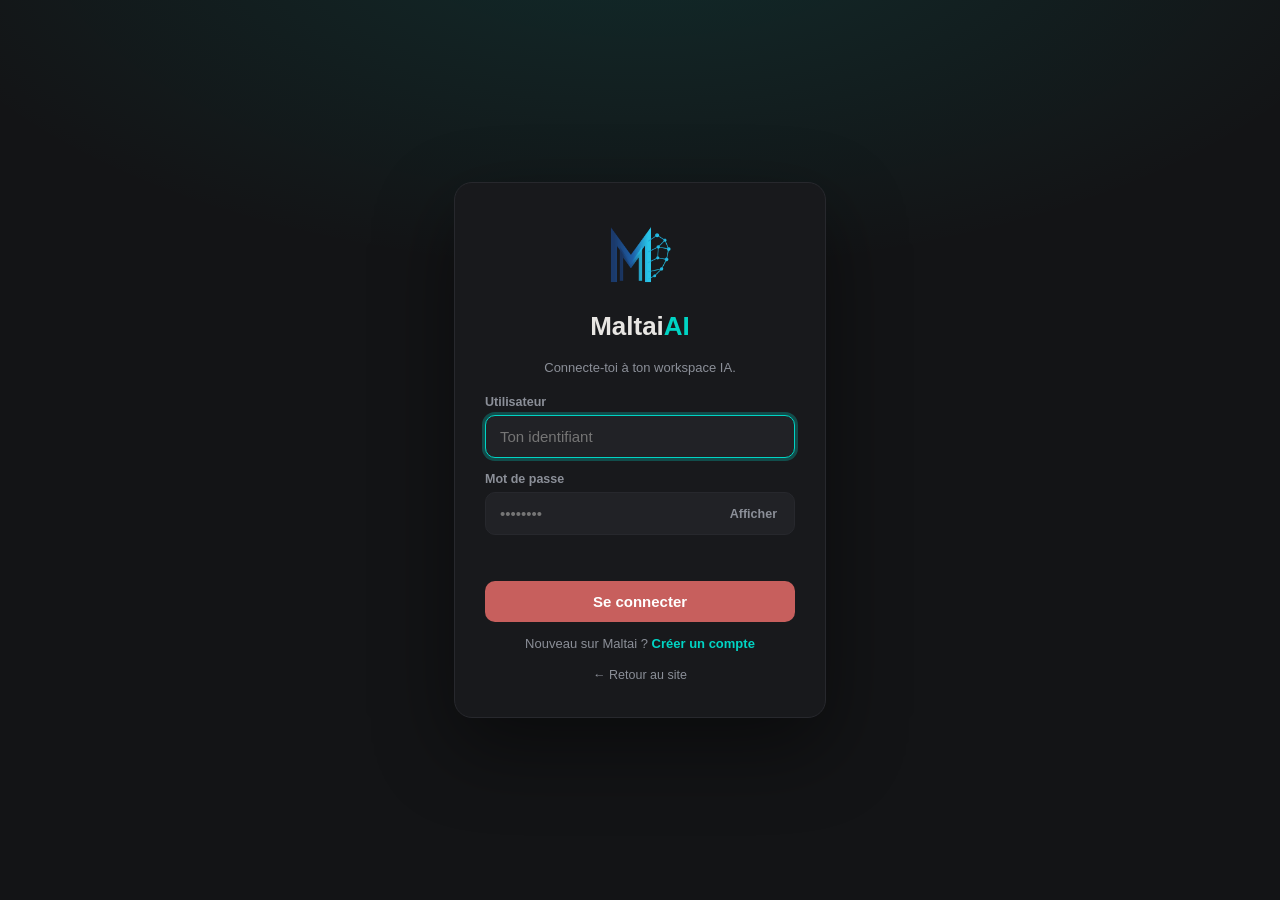
<file: static/login.html>
<!DOCTYPE html>
<html lang="fr">
<head>
  <meta charset="UTF-8" />
  <meta name="viewport" content="width=device-width, initial-scale=1.0, viewport-fit=cover" />
  <meta name="theme-color" content="#0b0d14" />
  <meta name="robots" content="noindex, nofollow" />
  <link rel="icon" type="image/png" href="/static/favicon.png" />
  <title>MaltaiAI — Connexion</title>
  <link rel="stylesheet" href="/static/style.css" />
  <style>
    .auth-wrap {
      display:flex; align-items:center; justify-content:center;
      min-height:100vh; min-height:100dvh; padding:24px 16px;
      background:
        radial-gradient(1100px 520px at 50% -10%, rgba(0,212,196,0.12), transparent 70%),
        var(--bg);
    }
    .auth-box {
      background: var(--panel); border:1px solid var(--border); border-radius:18px;
      padding: 34px 30px; width: 372px; max-width: 100%;
      display:flex; flex-direction:column; gap:14px;
      box-shadow: 0 30px 80px rgba(0,0,0,0.45);
    }
    .auth-box h1 { margin:2px 0 2px; font-size:26px; text-align:center; }
    .auth-box h1 span { color: var(--accent); }
    .auth-logo { width:78px; height:78px; border-radius:20px; display:block; margin:0 auto; }
    .auth-sub { margin:0 0 4px; color:var(--muted); text-align:center; font-size:13px; line-height:1.5; }
    .field { position:relative; display:flex; flex-direction:column; gap:6px; }
    .field label { font-size:12.5px; font-weight:700; color:var(--muted); }
    .auth-box input {
      background: var(--panel-2); color: var(--text); border:1px solid var(--border);
      border-radius:10px; padding:12px 14px; font-size:15px; width:100%;
      transition: border-color 0.15s ease, box-shadow 0.15s ease;
    }
    .auth-box input:focus {
      outline:none; border-color: var(--accent);
      box-shadow: 0 0 0 3px color-mix(in srgb, var(--accent) 28%, transparent);
    }
    .pw-field { position:relative; }
    .pw-toggle {
      position:absolute; right:8px; bottom:6px; height:30px; padding:0 10px;
      background:none; border:none; color:var(--muted); font-size:12.5px;
      font-weight:700; cursor:pointer; border-radius:6px;
    }
    .pw-toggle:hover { color:var(--text); background:rgba(255,255,255,0.06); }
    .auth-error { color:#ff8585; font-size:13px; min-height:18px; text-align:center; }
    button.btn-primary { border-radius:10px; padding:12px; font-size:15px; }
    .auth-link { color: var(--muted); font-size: 13px; text-align: center; }
    .auth-link a { color: var(--accent); font-weight: 800; text-decoration: none; }
    .auth-link a:hover { text-decoration: underline; }
    .auth-back { text-align:center; }
    .auth-back a { color: var(--muted); font-size:12.5px; text-decoration:none; }
    .auth-back a:hover { color: var(--text); }
    a:focus-visible, button:focus-visible { outline:2px solid var(--accent); outline-offset:2px; }
  </style>
</head>
<body>
  <main class="auth-wrap">
    <form class="auth-box" id="login-form" novalidate>
      <img class="auth-logo" src="/static/logo-emblem.png" alt="MaltaiAI" width="78" height="78" />
      <h1>Maltai<span>AI</span></h1>
      <p class="auth-sub">Connecte-toi à ton workspace IA.</p>

      <div class="field">
        <label for="username">Utilisateur</label>
        <input id="username" name="username" placeholder="Ton identifiant" autocomplete="username" autofocus required />
      </div>

      <div class="field">
        <label for="password">Mot de passe</label>
        <div class="pw-field">
          <input id="password" name="password" type="password" placeholder="••••••••" autocomplete="current-password" required />
          <button class="pw-toggle" type="button" id="toggle-pw" aria-label="Afficher le mot de passe">Afficher</button>
        </div>
      </div>

      <div class="auth-error" id="error" role="alert" aria-live="polite"></div>
      <button class="btn-primary" type="submit">Se connecter</button>
      <div class="auth-link">Nouveau sur Maltai ? <a href="/register">Créer un compte</a></div>
      <div class="auth-back"><a href="/">← Retour au site</a></div>
    </form>
  </main>

  <script>
    const pw = document.getElementById("password");
    const toggle = document.getElementById("toggle-pw");
    toggle.addEventListener("click", () => {
      const show = pw.type === "password";
      pw.type = show ? "text" : "password";
      toggle.textContent = show ? "Masquer" : "Afficher";
      toggle.setAttribute("aria-label", show ? "Masquer le mot de passe" : "Afficher le mot de passe");
    });

    document.getElementById("login-form").addEventListener("submit", async (e) => {
      e.preventDefault();
      const err = document.getElementById("error");
      const btn = e.target.querySelector("button[type=submit]");
      err.textContent = "";
      btn.disabled = true; btn.textContent = "Connexion…";
      try {
        const r = await fetch("/api/auth/login", {
          method: "POST",
          headers: { "Content-Type": "application/json" },
          body: JSON.stringify({
            username: document.getElementById("username").value,
            password: pw.value,
          }),
        });
        if (r.ok) { location.href = "/app"; return; }
        const d = await r.json().catch(() => ({}));
        err.textContent = d.detail || "Erreur de connexion";
      } catch {
        err.textContent = "Réseau indisponible. Réessaie.";
      } finally {
        btn.disabled = false; btn.textContent = "Se connecter";
      }
    });
  </script>
</body>
</html>
</file>
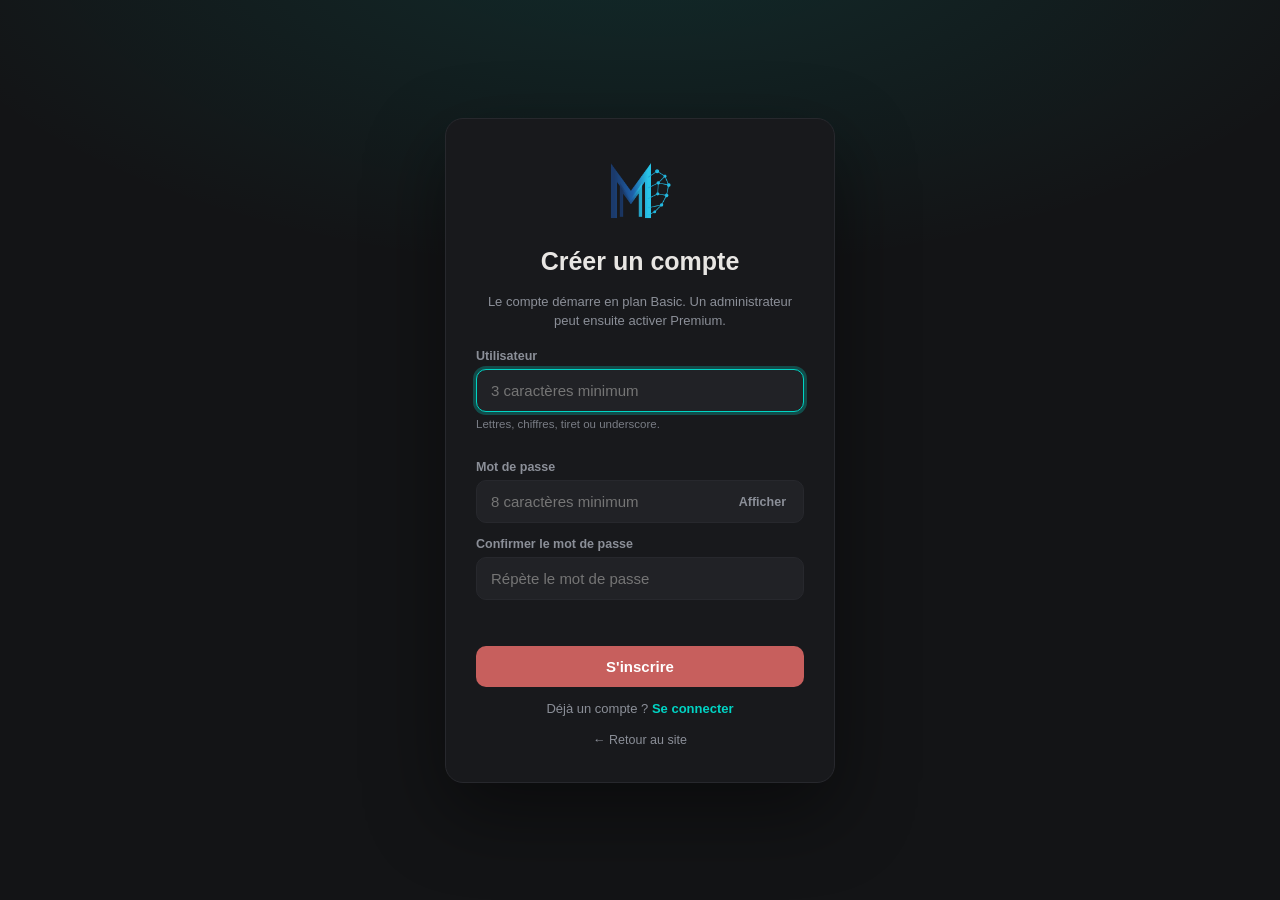
<file: static/register.html>
<!DOCTYPE html>
<html lang="fr">
<head>
  <meta charset="UTF-8" />
  <meta name="viewport" content="width=device-width, initial-scale=1.0, viewport-fit=cover" />
  <meta name="theme-color" content="#0b0d14" />
  <meta name="robots" content="noindex, nofollow" />
  <link rel="icon" type="image/png" href="/static/favicon.png" />
  <title>MaltaiAI — Inscription</title>
  <link rel="stylesheet" href="/static/style.css" />
  <style>
    .auth-wrap {
      display:flex; align-items:center; justify-content:center;
      min-height:100vh; min-height:100dvh; padding:24px 16px;
      background:
        radial-gradient(1100px 520px at 50% -10%, rgba(0,212,196,0.12), transparent 70%),
        var(--bg);
    }
    .auth-box {
      background: var(--panel); border:1px solid var(--border); border-radius:18px;
      padding: 34px 30px; width: 390px; max-width: 100%;
      display:flex; flex-direction:column; gap:14px;
      box-shadow: 0 30px 80px rgba(0,0,0,0.45);
    }
    .auth-box h1 { margin:2px 0 2px; font-size:25px; text-align:center; }
    .auth-logo { width:78px; height:78px; border-radius:20px; display:block; margin:0 auto; }
    .auth-sub { margin:0 0 4px; color:var(--muted); text-align:center; font-size:13px; line-height:1.5; }
    .field { display:flex; flex-direction:column; gap:6px; }
    .field label { font-size:12.5px; font-weight:700; color:var(--muted); }
    .auth-box input {
      background: var(--panel-2); color: var(--text); border:1px solid var(--border);
      border-radius:10px; padding:12px 14px; font-size:15px; width:100%;
      transition: border-color 0.15s ease, box-shadow 0.15s ease;
    }
    .auth-box input:focus {
      outline:none; border-color: var(--accent);
      box-shadow: 0 0 0 3px color-mix(in srgb, var(--accent) 28%, transparent);
    }
    .hint { font-size:11.5px; color:var(--muted); opacity:0.85; }
    .pw-field { position:relative; }
    .pw-toggle {
      position:absolute; right:8px; bottom:6px; height:30px; padding:0 10px;
      background:none; border:none; color:var(--muted); font-size:12.5px;
      font-weight:700; cursor:pointer; border-radius:6px;
    }
    .pw-toggle:hover { color:var(--text); background:rgba(255,255,255,0.06); }
    .auth-error { color:#ff8585; font-size:13px; min-height:18px; text-align:center; }
    button.btn-primary { border-radius:10px; padding:12px; font-size:15px; }
    .auth-link { color: var(--muted); font-size: 13px; text-align: center; }
    .auth-link a { color: var(--accent); font-weight: 800; text-decoration: none; }
    .auth-link a:hover { text-decoration: underline; }
    .auth-back { text-align:center; }
    .auth-back a { color: var(--muted); font-size:12.5px; text-decoration:none; }
    .auth-back a:hover { color: var(--text); }
    a:focus-visible, button:focus-visible { outline:2px solid var(--accent); outline-offset:2px; }
  </style>
</head>
<body>
  <main class="auth-wrap">
    <form class="auth-box" id="register-form" novalidate>
      <img class="auth-logo" src="/static/logo-emblem.png" alt="MaltaiAI" width="78" height="78" />
      <h1>Créer un compte</h1>
      <p class="auth-sub">Le compte démarre en plan Basic. Un administrateur peut ensuite activer Premium.</p>

      <div class="field">
        <label for="username">Utilisateur</label>
        <input id="username" name="username" placeholder="3 caractères minimum" autocomplete="username" autofocus required />
        <span class="hint">Lettres, chiffres, tiret ou underscore.</span>
      </div>

      <div class="field">
        <label for="password">Mot de passe</label>
        <div class="pw-field">
          <input id="password" name="password" type="password" placeholder="8 caractères minimum" autocomplete="new-password" required />
          <button class="pw-toggle" type="button" id="toggle-pw" aria-label="Afficher le mot de passe">Afficher</button>
        </div>
      </div>

      <div class="field">
        <label for="password-confirm">Confirmer le mot de passe</label>
        <input id="password-confirm" name="password-confirm" type="password" placeholder="Répète le mot de passe" autocomplete="new-password" required />
      </div>

      <div class="auth-error" id="error" role="alert" aria-live="polite"></div>
      <button class="btn-primary" type="submit">S'inscrire</button>
      <div class="auth-link">Déjà un compte ? <a href="/login">Se connecter</a></div>
      <div class="auth-back"><a href="/">← Retour au site</a></div>
    </form>
  </main>

  <script>
    const pw = document.getElementById("password");
    document.getElementById("toggle-pw").addEventListener("click", (e) => {
      const show = pw.type === "password";
      pw.type = show ? "text" : "password";
      e.target.textContent = show ? "Masquer" : "Afficher";
      e.target.setAttribute("aria-label", show ? "Masquer le mot de passe" : "Afficher le mot de passe");
    });

    document.getElementById("register-form").addEventListener("submit", async (e) => {
      e.preventDefault();
      const err = document.getElementById("error");
      const btn = e.target.querySelector("button[type=submit]");
      err.textContent = "";
      const p = pw.value, pc = document.getElementById("password-confirm").value;
      if (p !== pc) { err.textContent = "Les mots de passe ne correspondent pas."; return; }
      btn.disabled = true; btn.textContent = "Création…";
      try {
        const r = await fetch("/api/auth/register", {
          method: "POST",
          headers: { "Content-Type": "application/json" },
          body: JSON.stringify({
            username: document.getElementById("username").value,
            password: p,
            password_confirm: pc,
          }),
        });
        if (r.ok) { location.href = "/app"; return; }
        const d = await r.json().catch(() => ({}));
        err.textContent = d.detail || "Inscription impossible";
      } catch {
        err.textContent = "Réseau indisponible. Réessaie.";
      } finally {
        btn.disabled = false; btn.textContent = "S'inscrire";
      }
    });
  </script>
</body>
</html>
</file>
<file: static/style.css>
:root {
  --bg: #0b0d14;
  --panel: #0f1218;
  --panel-2: #161b23;
  --border: #1e242e;
  --text: #dde3ec;
  --fg: #dde3ec;
  --muted: #7a8494;
  --accent: #00d4c4;
  --accent-2: #00b0a2;
  --user-bubble: #0a2422;
  --radius: 12px;
  --mono: ui-monospace, SFMono-Regular, Menlo, monospace;
}

* { box-sizing: border-box; }
html, body { height: 100%; margin: 0; }
body {
  font-family: -apple-system, BlinkMacSystemFont, "Segoe UI", Roboto, sans-serif;
  background: var(--bg);
  color: var(--text);
  -webkit-font-smoothing: antialiased;
}

#app { display: flex; height: 100vh; overflow: hidden; }


/* Sidebar */
#sidebar {
  width: 240px; min-width: 160px;
  background: var(--panel);
  border-right: 1px solid var(--border);
  display: flex; flex-direction: column; flex-shrink: 0;
  overflow: hidden; position: relative;
  transition: width 0.22s ease, opacity 0.18s ease;
}
#sidebar.collapsed { width: 0 !important; opacity: 0; pointer-events: none; border: none; }

.sidebar-resize-handle {
  position: absolute; top: 0; right: -3px; width: 6px; height: 100%;
  cursor: col-resize; z-index: 10; background: transparent;
}
.sidebar-resize-handle:hover { background: color-mix(in srgb, var(--accent) 30%, transparent); }

.sidebar-header {
  display: flex; align-items: center; gap: 8px;
  padding: 14px 12px 10px; border-bottom: 1px solid var(--border); flex-shrink: 0;
}
.sidebar-hamburger {
  width: 30px; height: 30px; background: none; border: none;
  color: var(--fg, var(--text)); opacity: 0.5; cursor: pointer;
  border-radius: 6px; display: flex; align-items: center; justify-content: center; flex-shrink: 0;
}
.sidebar-hamburger:hover { opacity: 1; background: rgba(255,255,255,0.06); }
.sidebar-brand { display: flex; align-items: center; gap: 7px; overflow: hidden; }
.brand-logo { width: 22px; height: 22px; border-radius: 5px; flex-shrink: 0; }
.brand-name { font-size: 15px; font-weight: 700; white-space: nowrap; }
.brand-ai { color: var(--accent); }

.sidebar-search-wrap {
  display: flex; align-items: center; gap: 7px;
  margin: 10px 10px 4px; padding: 7px 10px;
  background: var(--panel-2); border-radius: 8px;
  border: 1px solid var(--border); flex-shrink: 0;
}
.search-icon { opacity: 0.4; flex-shrink: 0; }
.sidebar-search-wrap input {
  background: none; border: none; color: var(--text); font-size: 13px; outline: none; width: 100%;
}
.sidebar-search-wrap input::placeholder { opacity: 0.35; }

.sidebar-new-chat {
  display: flex; align-items: center; gap: 8px;
  margin: 4px 10px 6px; padding: 8px 12px;
  background: none; border: 1px dashed var(--border);
  border-radius: 8px; color: var(--fg, var(--text)); font-size: 13px;
  cursor: pointer; transition: all 0.15s; flex-shrink: 0; opacity: 0.65;
}
.sidebar-new-chat:hover { border-color: var(--accent); color: var(--accent); opacity: 1; }

.nav-label {
  font-size: 0.62rem; font-weight: 700; letter-spacing: 0.1em;
  text-transform: uppercase; opacity: 0.3; padding: 8px 14px 4px; flex-shrink: 0;
}
.sidebar-nav { display: flex; flex-direction: column; padding: 2px 8px; gap: 1px; flex-shrink: 0; }
.sidebar-nav + .nav-label { margin-top: 4px; }
.nav-item {
  display: flex; align-items: center; gap: 10px;
  padding: 7px 12px; border-radius: 8px;
  background: none; border: none;
  color: var(--fg, var(--text)); font-size: 13px;
  cursor: pointer; text-align: left; width: 100%;
  opacity: 0.45; transition: all 0.15s;
}
.nav-item:hover { opacity: 0.8; background: rgba(255,255,255,0.04); }
.nav-item.active {
  opacity: 1; color: var(--accent);
  background: color-mix(in srgb, var(--accent) 14%, transparent);
  border-radius: 8px;
}
.nav-item.active svg { stroke: var(--accent); }

/* Sous-panneaux (sessions, outils, notes, taches) */
.subpanel { overflow-y: auto; border-top: 1px solid var(--border); flex: 1; padding: 6px 4px; }
.subpanel.hidden { display: none; }
.subpanel-actions { display: flex; gap: 6px; padding: 4px 6px 6px; }
.subpanel-actions.compact { padding: 0; flex-wrap: wrap; }
.subpanel-card {
  border: 1px solid var(--border);
  border-radius: 8px;
  background: color-mix(in srgb, var(--panel-2) 65%, transparent);
  padding: 10px;
  margin: 4px 4px 10px;
}
.subpanel-card h3 {
  margin: 0 0 6px;
  font-size: 13px;
  color: var(--text);
}
.subpanel-card .hint {
  margin-bottom: 10px;
  line-height: 1.35;
}
.tool-runner {
  margin: 4px 4px 10px;
  padding: 10px;
  border: 1px solid var(--border);
  border-radius: 8px;
  background: color-mix(in srgb, var(--panel-2) 72%, transparent);
  display: flex;
  flex-direction: column;
  gap: 8px;
}
.tool-runner-head {
  display: flex;
  align-items: center;
  justify-content: space-between;
  gap: 8px;
}
.tool-runner-head strong {
  font-size: 13px;
}
.tool-runner-head span {
  color: var(--muted);
  font-family: var(--mono);
  font-size: 11px;
}
.tool-runner select {
  width: 100%;
  max-width: none;
  min-width: 0;
  height: 34px;
}
.tool-runner textarea {
  width: 100%;
  min-height: 112px;
  resize: vertical;
  border: 1px solid var(--border);
  border-radius: 8px;
  background: #080b10;
  color: #d8e1ea;
  padding: 8px;
  font-family: var(--mono);
  font-size: 12px;
  line-height: 1.45;
}
.tool-runner textarea:focus {
  outline: none;
  border-color: var(--accent-2);
}
.tool-runner-actions {
  display: flex;
  flex-wrap: wrap;
  gap: 6px;
  align-items: center;
}
.tool-runner-actions #direct-tool-run {
  margin-left: auto;
  min-width: 34px;
}
.tool-runner-result {
  min-height: 74px;
  max-height: 240px;
  overflow: auto;
  margin: 0;
  padding: 8px;
  border: 1px solid var(--border);
  border-radius: 8px;
  background: #080b10;
  color: #d8e1ea;
  font-family: var(--mono);
  font-size: 12px;
  line-height: 1.45;
  white-space: pre-wrap;
  word-break: break-word;
}
.tool-runner-result.error {
  color: #ff8b8b;
  border-color: rgba(255, 107, 107, 0.45);
}

/* Section mini btns (shared with subpanels) */
.section-mini-btn {
  background: none; border: 1px solid var(--border); color: var(--muted);
  font-size: 0.65rem; padding: 2px 7px; border-radius: 4px; cursor: pointer;
}
.section-mini-btn:hover { border-color: var(--accent); color: var(--accent); }

.section-add-row { display: flex; gap: 4px; padding: 4px 6px 6px; }
.section-add-row input {
  flex: 1; background: rgba(255,255,255,0.04);
  border: 1px solid var(--border); border-radius: 6px;
  color: var(--fg, var(--text)); font-size: 0.78rem; padding: 4px 8px; outline: none;
}
.section-add-row input:focus { border-color: var(--accent); }
.section-add-btn {
  background: none; border: 1px solid var(--border); color: var(--muted);
  padding: 4px 9px; border-radius: 6px; cursor: pointer; font-size: 0.9rem;
}
.section-add-btn:hover { border-color: var(--accent); color: var(--accent); }

/* Session list */
.session-list { display: flex; flex-direction: column; gap: 2px; }
.session-item {
  display: flex; align-items: center; justify-content: space-between;
  padding: 7px 8px; border-radius: 7px; cursor: pointer;
  color: var(--muted); font-size: 13px; gap: 6px; transition: background 0.1s, color 0.1s;
}
.session-item:hover { background: var(--panel-2); color: var(--text); }
.session-item.active { background: var(--panel-2); color: var(--text); }
.session-item .title { overflow: hidden; text-overflow: ellipsis; white-space: nowrap; flex: 1; }
.session-item .del { opacity: 0; font-size: 12px; flex-shrink: 0; }
.session-item:hover .del { opacity: .6; }
.session-item .del:hover { opacity: 1; color: #ff7b7b; }

/* Pied de sidebar */
.sidebar-foot {
  display: flex; align-items: center; justify-content: space-around;
  padding: 10px 8px; border-top: 1px solid var(--border); flex-shrink: 0; margin-top: auto;
}
.foot-btn {
  width: 34px; height: 34px; background: none; border: none;
  color: var(--fg, var(--text)); opacity: 0.4; cursor: pointer;
  border-radius: 8px; display: flex; align-items: center; justify-content: center; transition: all 0.15s;
}
.foot-btn:hover { opacity: 1; background: color-mix(in srgb, var(--accent) 12%, transparent); color: var(--accent); }
.foot-danger:hover { color: #e05555 !important; background: rgba(224,85,85,0.1) !important; }
.logout-btn span { display: none; }

/* Buttons */
.btn-primary {
  background: var(--accent-2); color: white; border: none;
  padding: 10px; border-radius: 9px; cursor: pointer; font-size: 14px; font-weight: 550;
}
.btn-primary:hover { background: var(--accent); }
.btn-ghost {
  background: transparent; color: var(--muted); border: 1px solid var(--border);
  padding: 9px; border-radius: 9px; cursor: pointer; font-size: 13px;
}
.btn-ghost:hover { color: var(--text); border-color: var(--accent-2); }
.icon-btn {
  background: transparent; border: none; color: var(--muted);
  font-size: 18px; cursor: pointer; padding: 4px 8px; border-radius: 6px;
}
.icon-btn:hover { color: var(--text); background: var(--panel-2); }
.fi-icon {
  width: 1em;
  height: 1em;
  display: inline-block;
  flex-shrink: 0;
  object-fit: contain;
}
.nav-item .fi-icon,
.sidebar-new-chat .fi-icon,
.foot-btn .fi-icon {
  width: 15px;
  height: 15px;
}
.toolbelt-btn .fi-icon {
  width: 14px;
  height: 14px;
  margin-right: 2px;
}
.icon-btn .fi-icon {
  width: 18px;
  height: 18px;
}

/* Main */
/* Main */
#main { flex: 1; display: flex; flex-direction: column; min-width: 0; }
#topbar {
  display: flex; align-items: center; gap: 12px;
  padding: 10px 16px; border-bottom: 1px solid var(--border); background: var(--panel);
}
.selectors { display: flex; gap: 8px; flex: 1; }
select {
  background: var(--panel-2); color: var(--text); border: 1px solid var(--border);
  border-radius: 8px; padding: 7px 10px; font-size: 13px; cursor: pointer; max-width: 220px; min-width: 100px;
}
.topbar-admin {
  flex: 0 0 auto;
  border: 1px solid #e8b76566;
  border-radius: 9px;
  background: color-mix(in srgb, #e8b765 10%, transparent);
  color: #e8b765;
  padding: 8px 11px;
  font-size: 12px;
  font-weight: 650;
  cursor: pointer;
}
.topbar-admin.hidden { display: none; }
.topbar-admin:hover {
  border-color: #e8b765;
}
.topbar-agent-panel {
  flex: 0 0 auto;
  display: inline-flex;
  align-items: center;
  gap: 7px;
  border: 1px solid var(--border);
  border-radius: 9px;
  background: color-mix(in srgb, var(--panel-2) 78%, transparent);
  color: var(--muted);
  padding: 8px 11px;
  font-size: 12px;
  font-weight: 700;
  cursor: pointer;
}
.topbar-agent-panel:hover,
.topbar-agent-panel.active {
  color: var(--accent);
  border-color: var(--accent-2);
  background: color-mix(in srgb, var(--accent) 9%, transparent);
}
.topbar-agent-panel .fi-icon {
  width: 14px;
  height: 14px;
}

/* Messages */
.messages { flex: 1; overflow-y: auto; padding: 24px 0; }
.msg-row { max-width: 760px; margin: 0 auto; padding: 8px 20px; display: flex; }
.msg-row.highlight .bubble {
  outline: 1px solid var(--accent-2);
  box-shadow: 0 0 0 4px color-mix(in srgb, var(--accent) 12%, transparent);
}
.msg-row.user { justify-content: flex-end; }
.bubble {
  padding: 12px 16px; border-radius: var(--radius); line-height: 1.55;
  font-size: 15px; white-space: pre-wrap; word-wrap: break-word; max-width: 90%;
}
.msg-row.user .bubble { background: var(--user-bubble); }
.msg-row.assistant .bubble { background: transparent; padding-left: 0; }
.role-tag { font-size: 11px; color: var(--muted); margin-bottom: 4px; text-transform: uppercase; letter-spacing: .5px; }
.usage-footer {
  display: flex;
  flex-wrap: wrap;
  gap: 5px;
  margin-top: 7px;
  color: var(--muted);
  font-family: var(--mono);
  font-size: 10.5px;
}
.usage-footer span {
  display: inline-flex;
  align-items: center;
  min-height: 20px;
  border: 1px solid var(--border);
  border-radius: 999px;
  background: color-mix(in srgb, var(--panel-2) 72%, transparent);
  padding: 2px 7px;
}

.empty-state { max-width: 520px; margin: 12vh auto; text-align: center; color: var(--muted); }
.empty-state h1 { color: var(--text); font-size: 34px; margin-bottom: 8px; letter-spacing: .5px; }

/* Composer */
#composer {
  padding: 0 20px 16px;
  border-top: none;
  background: transparent;
  position: relative;
}
.composer-box {
  background: var(--panel);
  border: 1px solid var(--border);
  border-radius: 14px;
  padding: 10px 16px 12px;
  display: flex; flex-direction: column; gap: 6px;
  box-shadow: 0 4px 28px rgba(0,0,0,0.4);
  max-width: 780px;
  margin: 0 auto;
  width: 100%;
}
.composer-topbar {
  display: flex; justify-content: space-between; align-items: center; gap: 8px;
  padding-bottom: 6px; border-bottom: 1px solid var(--border);
}
.composer-toolbelt {
  display: flex;
  align-items: center;
  flex-wrap: wrap;
  gap: 6px;
  padding: 3px 0 1px;
}
.toolbelt-btn {
  display: inline-flex;
  align-items: center;
  justify-content: center;
  min-height: 28px;
  border: 1px solid var(--border);
  border-radius: 7px;
  background: color-mix(in srgb, var(--panel-2) 70%, transparent);
  color: var(--muted);
  cursor: pointer;
  font-size: 12px;
  padding: 5px 9px;
}
.toolbelt-btn:hover {
  color: var(--accent);
  border-color: var(--accent-2);
  background: color-mix(in srgb, var(--accent) 9%, transparent);
}
.composer-model-label {
  display: flex; align-items: center; gap: 5px;
  font-size: 11.5px; color: var(--muted); opacity: 0.65;
}
.composer-model-label svg { opacity: 0.5; }
.voice-toggle {
  display: inline-flex;
  align-items: center;
  gap: 6px;
  min-height: 28px;
  border: 1px solid var(--border);
  border-radius: 8px;
  padding: 4px 8px;
  color: var(--muted);
  font-size: 11px;
  cursor: pointer;
  user-select: none;
}
.voice-toggle input {
  accent-color: var(--accent);
  margin: 0;
}
.voice-toggle:has(input:checked) {
  color: var(--accent);
  border-color: var(--accent-2);
  background: color-mix(in srgb, var(--accent) 8%, transparent);
}
.voice-toggle.disabled {
  opacity: 0.45;
  cursor: not-allowed;
}
.plan-badge {
  display: inline-flex;
  align-items: center;
  height: 20px;
  border: 1px solid var(--border);
  border-radius: 999px;
  padding: 0 7px;
  color: var(--muted);
  font-size: 10px;
  text-transform: uppercase;
  letter-spacing: .04em;
}
.plan-badge.premium {
  color: var(--accent);
  border-color: color-mix(in srgb, var(--accent) 55%, var(--border));
}
.plan-badge.admin {
  color: #e8b765;
  border-color: #e8b76566;
}
.credit-badge {
  display: inline-flex;
  align-items: center;
  height: 20px;
  border: 1px solid var(--border);
  border-radius: 999px;
  padding: 0 7px;
  color: var(--muted);
  font-size: 10px;
  white-space: nowrap;
}
.credit-badge.unlimited {
  color: #e8b765;
}
.subscription-admin.hidden { display: none; }
.subscription-actions {
  display: flex;
  justify-content: flex-start;
  margin: 4px 0 12px;
}
.billing-link {
  text-decoration: none;
  color: var(--accent);
  font-weight: 800;
}
.upgrade-card {
  display: flex;
  flex-direction: column;
  gap: 10px;
  border: 1px solid var(--border);
  border-radius: 8px;
  background: var(--panel-2);
  padding: 14px;
  color: var(--muted);
}
.upgrade-card strong {
  color: var(--text);
}
.upgrade-card p {
  margin: 0;
  font-size: 13px;
  line-height: 1.45;
}
.upgrade-card ul {
  margin: 0;
  padding-left: 18px;
  color: var(--muted);
  font-size: 12px;
  line-height: 1.55;
}
.upgrade-card .btn-primary {
  width: fit-content;
  text-decoration: none;
}
.pricing-modal-box {
  width: min(960px, 94vw);
}
.pricing-intro {
  max-width: 720px;
  line-height: 1.55;
}
.agent-capability-grid {
  display: grid;
  grid-template-columns: repeat(4, minmax(0, 1fr));
  gap: 10px;
  margin: 14px 0 18px;
}
.agent-capability-grid article {
  min-height: 142px;
  border: 1px solid var(--border);
  border-radius: 8px;
  background: color-mix(in srgb, var(--panel-2) 72%, transparent);
  padding: 12px;
  display: grid;
  align-content: start;
  gap: 7px;
}
.agent-capability-grid span {
  width: fit-content;
  border: 1px solid color-mix(in srgb, var(--accent) 45%, var(--border));
  border-radius: 999px;
  padding: 3px 7px;
  color: var(--accent);
  background: color-mix(in srgb, var(--accent) 8%, transparent);
  font-size: 10px;
  font-weight: 900;
  letter-spacing: 0.06em;
  text-transform: uppercase;
}
.agent-capability-grid strong {
  color: var(--text);
  font-size: 13px;
}
.agent-capability-grid p {
  margin: 0;
  color: var(--muted);
  font-size: 12px;
  line-height: 1.35;
}
.pricing-cards {
  display: grid;
  grid-template-columns: repeat(3, minmax(0, 1fr));
  gap: 12px;
  margin: 18px 0;
}
.pricing-card {
  display: flex;
  flex-direction: column;
  min-height: 320px;
  border: 1px solid var(--border);
  border-radius: 8px;
  background: color-mix(in srgb, var(--panel-2) 78%, transparent);
  padding: 16px;
}
.pricing-card.featured {
  border-color: color-mix(in srgb, var(--accent) 62%, var(--border));
  box-shadow: 0 0 0 1px color-mix(in srgb, var(--accent) 18%, transparent);
}
.pricing-card.skeleton {
  min-height: 260px;
  background:
    linear-gradient(90deg, transparent, rgba(255,255,255,0.05), transparent),
    color-mix(in srgb, var(--panel-2) 78%, transparent);
  background-size: 220% 100%, auto;
  animation: pricing-shimmer 1.35s linear infinite;
}
@keyframes pricing-shimmer {
  to { background-position: -220% 0, 0 0; }
}
.pricing-card-top {
  display: flex;
  align-items: center;
  justify-content: space-between;
  gap: 8px;
  min-height: 24px;
  color: var(--muted);
  font-size: 11px;
  text-transform: uppercase;
  letter-spacing: 0.04em;
}
.pricing-card-top strong {
  color: var(--accent);
  font-size: 10px;
  border: 1px solid color-mix(in srgb, var(--accent) 48%, var(--border));
  border-radius: 999px;
  padding: 3px 7px;
  white-space: nowrap;
}
.pricing-card h3 {
  margin: 10px 0 8px;
  color: var(--text);
  font-size: 18px;
  line-height: 1.2;
}
.pricing-price {
  margin-bottom: 12px;
  color: var(--text);
  font-size: 24px;
  font-weight: 800;
  letter-spacing: 0;
}
.pricing-card p {
  margin: 0 0 12px;
  color: var(--muted);
  font-size: 13px;
  line-height: 1.5;
}
.pricing-card ul {
  display: flex;
  flex-direction: column;
  gap: 7px;
  margin: 0 0 16px;
  padding-left: 18px;
  color: var(--muted);
  font-size: 13px;
  line-height: 1.35;
}
.pricing-card-btn {
  display: inline-flex;
  align-items: center;
  justify-content: center;
  width: 100%;
  margin-top: auto;
  text-decoration: none;
}
.pricing-card-btn.disabled {
  pointer-events: none;
  opacity: 0.55;
  background: #8d4646;
}
.pricing-actions {
  display: flex;
  justify-content: flex-end;
  gap: 10px;
  margin-top: 8px;
}
.plan-select {
  width: 130px;
  min-width: 110px;
  max-width: 130px;
}
.credit-ledger {
  display: flex;
  flex-direction: column;
  gap: 6px;
  margin-bottom: 12px;
}
.credit-row {
  display: flex;
  align-items: center;
  justify-content: space-between;
  gap: 10px;
  border: 1px solid var(--border);
  border-radius: 8px;
  background: var(--panel-2);
  padding: 8px 10px;
  color: var(--muted);
  font-size: 12px;
}
.credit-row strong {
  color: var(--text);
  font-family: var(--mono);
}
.credit-actions {
  display: flex;
  align-items: center;
  gap: 6px;
  flex-wrap: wrap;
  justify-content: flex-end;
}
.credit-input {
  width: 92px;
  min-width: 0;
  border: 1px solid var(--border);
  border-radius: 7px;
  background: var(--panel);
  color: var(--text);
  padding: 6px 8px;
  font-size: 12px;
}
#composer-collapse { background: none; border: none; color: var(--muted); cursor: pointer; font-size: 13px; padding: 0 2px; opacity: 0.4; }
#composer-collapse:hover { opacity: 1; }
.composer-row {
  display: flex; align-items: flex-end; gap: 10px;
  padding-top: 4px;
}
.composer-row textarea {
  flex: 1;
  min-height: 52px;
  max-height: 220px;
  font-size: 14px;
  padding: 10px 12px;
  line-height: 1.55;
  resize: none;
  overflow-y: auto;
  background: transparent;
  border: none;
  outline: none;
  color: var(--fg, var(--text));
  font-family: inherit;
}

/* Modal */
.modal {
  position: fixed; inset: 0; background: rgba(0,0,0,.55);
  display: flex; align-items: center; justify-content: center; z-index: 50;
}
.modal.hidden { display: none; }
.modal-box {
  background: var(--panel); border: 1px solid var(--border); border-radius: 14px;
  width: 560px; max-width: 92vw; max-height: 86vh; overflow-y: auto; padding: 22px;
}
.modal-head { display: flex; align-items: center; justify-content: space-between; margin-bottom: 6px; position: sticky; top: 0; background: var(--panel); z-index: 1; padding-bottom: 8px; border-bottom: 1px solid var(--border); }
.modal-head h2 { margin: 0; font-size: 19px; }
.hint { color: var(--muted); font-size: 13px; margin: 0 0 16px; }
.provider-rows { display: flex; flex-direction: column; gap: 8px; margin-bottom: 18px; }
.provider-row {
  display: flex; align-items: center; justify-content: space-between;
  background: var(--panel-2); padding: 10px 12px; border-radius: 9px; font-size: 14px;
}
.provider-row .meta { color: var(--muted); font-size: 12px; font-family: var(--mono); }
.provider-form { display: flex; flex-direction: column; gap: 8px; }
.provider-form.inline-form {
  display: grid;
  grid-template-columns: 1fr auto auto;
  align-items: center;
}
.provider-form input {
  background: var(--panel-2); color: var(--text); border: 1px solid var(--border);
  border-radius: 8px; padding: 10px 12px; font-size: 14px;
}
.provider-form input:focus { outline: none; border-color: var(--accent-2); }
.progress {
  height: 8px;
  background: var(--panel-2);
  border: 1px solid var(--border);
  border-radius: 999px;
  overflow: hidden;
  margin: 10px 0 8px;
}
.progress.hidden { display: none; }
.progress div {
  height: 100%;
  width: 0%;
  background: var(--accent-2);
  transition: width .18s ease;
}

.typing::after { content: ""; display: none; }
.typing .thinking-dots { display: inline-flex; gap: 5px; align-items: center; padding: 4px 0; }
.typing .thinking-dots span {
  width: 8px; height: 8px; border-radius: 50%;
  background: var(--accent);
  animation: thinking-bounce 1.2s ease-in-out infinite;
}
.typing .thinking-dots span:nth-child(2) { animation-delay: 0.2s; }
.typing .thinking-dots span:nth-child(3) { animation-delay: 0.4s; }
@keyframes thinking-bounce {
  0%, 60%, 100% { transform: translateY(0); opacity: 0.4; }
  30% { transform: translateY(-6px); opacity: 1; }
}
.status-bar {
  font-size: 0.72rem; color: var(--muted, #666);
  padding: 2px 8px; min-height: 18px;
  transition: opacity 0.3s;
}
@keyframes blink { 50% { opacity: 0; } }

/* ---------- Mobile ---------- */
#overlay {
  position: fixed; inset: 0; background: rgba(0,0,0,.5);
  z-index: 35; opacity: 0; pointer-events: none; transition: opacity .2s ease;
}
#overlay.show { opacity: 1; pointer-events: auto; }

@media (max-width: 760px) {
  /* Hauteur reelle qui tient compte des barres mobiles (dvh) */
  #app { height: 100dvh; }

  /* Sidebar en drawer coulissant depuis la gauche */

  #sidebar {
    position: fixed; top: 0; left: 0; z-index: 100; height: 100dvh;
    width: 80vw !important; max-width: 300px;
    transform: translateX(0); transition: transform .25s ease;
    padding-top: max(0px, env(safe-area-inset-top));
    box-shadow: 2px 0 18px rgba(0,0,0,.35);
  }
  #sidebar.collapsed { transform: translateX(-110%); }


  /* Topbar : safe-area + bouton menu bien visible */
  #topbar {
    padding-top: max(10px, env(safe-area-inset-top));
    gap: 8px;
  }
  .selectors { gap: 6px; }
  select { max-width: none; flex: 1; font-size: 14px; padding: 9px 10px; }

  /* Messages : pleine largeur, marges resserrees */
  .msg-row { padding: 7px 14px; }
  .bubble { max-width: 100%; font-size: 15px; }
  .tool-line { padding: 4px 14px; }
  .empty-state { margin: 8vh auto; padding: 0 18px; }
  .empty-state h1 { font-size: 28px; }

  /* Composer : safe-area iOS + cibles tactiles confortables */
  #composer {
    padding: 10px 12px max(12px, env(safe-area-inset-bottom));
    gap: 8px;
  }
  #input { font-size: 16px; padding: 12px 14px; }   /* 16px = pas de zoom iOS */
  .btn-send { width: 40px; height: 40px; }
  .agent-toggle {
  display:flex; align-items:center; gap:4px; font-size:12px;
  cursor:pointer; user-select:none; color:var(--muted);
  background: none; border: 1px solid var(--border); border-radius: 7px;
  padding: 4px 8px;
}

  /* Modal plein ecran sur petit ecran */
  .modal-box {
    width: 100%; max-width: 100%; height: 100dvh; max-height: 100dvh;
    border-radius: 0; padding: max(20px, env(safe-area-inset-top)) 18px 24px;
  }
  .pricing-modal-box {
    width: 100%;
  }
  .agent-capability-grid {
    grid-template-columns: 1fr;
  }
  .agent-capability-grid article {
    min-height: 0;
  }
  .pricing-cards {
    grid-template-columns: 1fr;
  }
  .pricing-card {
    min-height: auto;
  }
  .pricing-actions {
    position: sticky;
    bottom: 0;
    padding-top: 12px;
    background: var(--panel);
  }
  .provider-form input, .provider-form button { font-size: 16px; padding: 12px 14px; }
  .provider-form.inline-form { grid-template-columns: 1fr; }

  /* Sessions : items plus hauts pour le doigt */
  .session-item { padding: 12px 12px; }
  .session-item .del { opacity: .6; }   /* visible sans hover sur tactile */
}

/* Desktop : le bouton menu reste utile mais l'overlay ne sert pas */
@media (min-width: 761px) {
  #overlay { display: none; }
}

/* Agent & outils */
.sidebar-foot { display:flex; flex-direction:column; gap:6px; }
.agent-toggle {
  display:flex; align-items:center; gap:6px; color:var(--muted);
  font-size:13px; cursor:pointer; user-select:none; flex-shrink:0;
  border:1px solid var(--border); border-radius:10px; padding:10px 12px;
}
.agent-toggle:has(input:checked) { color:var(--accent); border-color:var(--accent-2); }
.agent-toggle input { accent-color: var(--accent-2); }
.tool-line {
  max-width:760px; margin:2px auto; padding:4px 20px;
  font-size:12.5px; color:var(--muted); font-family:var(--mono);
}
.tool-line .tool-name { color:var(--accent); }
.sep { border:none; border-top:1px solid var(--border); margin:20px 0 14px; }

/* Markdown dans les bulles */
.bubble { white-space: normal; }
.msg-row.user .bubble { white-space: pre-wrap; }
.bubble p { margin: 0 0 10px; } .bubble p:last-child { margin-bottom: 0; }
.bubble h1,.bubble h2,.bubble h3 { margin: 14px 0 8px; line-height: 1.25; }
.bubble h1 { font-size: 1.3em; } .bubble h2 { font-size: 1.18em; } .bubble h3 { font-size: 1.05em; }
.bubble ul,.bubble ol { margin: 6px 0 10px; padding-left: 22px; }
.bubble li { margin: 3px 0; }
.bubble code { background: var(--panel-2); padding: 2px 6px; border-radius: 5px; font-family: var(--mono); font-size: .9em; }
.bubble pre { position: relative; background: #0d1117; border: 1px solid var(--border); border-radius: 10px; padding: 12px 14px; overflow-x: auto; margin: 10px 0; }
.bubble pre code { background: transparent; padding: 0; font-size: 13px; line-height: 1.5; }
.code-copy { position: absolute; top: 8px; right: 8px; background: var(--panel-2); color: var(--muted); border: 1px solid var(--border); border-radius: 6px; font-size: 11px; padding: 3px 8px; cursor: pointer; }
.code-copy:hover { color: var(--text); }
.bubble table { border-collapse: collapse; margin: 10px 0; font-size: 14px; display: block; overflow-x: auto; }
.bubble th,.bubble td { border: 1px solid var(--border); padding: 6px 10px; }
.bubble th { background: var(--panel-2); }
.bubble blockquote { border-left: 3px solid var(--accent-2); margin: 10px 0; padding: 4px 12px; color: var(--muted); }
.bubble hr { border: none; border-top: 1px solid var(--border); margin: 14px 0; }
.bubble img { max-width: 100%; border-radius: 8px; }
.bubble a, .dr-result a {
  color: var(--accent);
  text-decoration: none;
  font-weight: 800;
  border-bottom: 1px solid color-mix(in srgb, var(--accent) 45%, transparent);
}
.bubble a:hover, .dr-result a:hover {
  color: var(--text);
  border-bottom-color: var(--text);
}
.bubble img, .dr-result img {
  display: block;
  max-width: 100%;
  max-height: 420px;
  object-fit: contain;
  border: 1px solid var(--border);
  border-radius: 10px;
  background: var(--panel-2);
  margin: 10px 0;
}

.sub { font-size: 15px; margin: 16px 0 6px; color: var(--accent); }

/* Pieces jointes */
.attach-chips { display:flex; flex-wrap:wrap; gap:6px; max-width:800px; margin:0 auto; width:100%; padding:0 20px; }
.attach-chips:empty { display:none; }
.chip {
  display:inline-flex; align-items:center; gap:6px; background:var(--panel-2);
  border:1px solid var(--border); border-radius:16px; padding:5px 11px; font-size:12.5px; color:var(--muted);
}
.chip .x { cursor:pointer; font-weight:bold; } .chip .x:hover { color:#ff7b7b; }
.chip.uploading { opacity:.55; }
.chip.image-chip {
  padding-left: 6px;
}
.chip.image-chip img {
  width: 24px;
  height: 24px;
  border-radius: 6px;
  object-fit: cover;
  border: 1px solid var(--border);
}
.icon-btn.attach { font-size:20px; flex-shrink:0; padding:9px; }
.icon-btn.voice-input {
  flex-shrink: 0;
  padding: 9px;
  border: 1px solid transparent;
}
.icon-btn.voice-input.listening {
  color: var(--accent);
  border-color: var(--accent-2);
  background: color-mix(in srgb, var(--accent) 13%, transparent);
  box-shadow: 0 0 0 4px color-mix(in srgb, var(--accent) 10%, transparent);
}
.icon-btn.voice-input.disabled {
  opacity: 0.35;
  cursor: not-allowed;
}
.ws-link { color:var(--accent); text-decoration:none; }
.ws-link:hover { text-decoration:underline; }
.message-attachments {
  display: grid;
  grid-template-columns: repeat(auto-fit, minmax(110px, 180px));
  gap: 8px;
  margin-top: 8px;
  max-width: 760px;
}
.msg-row.user .message-attachments {
  justify-content: end;
}
.message-image-preview {
  display: grid;
  gap: 5px;
  border: 1px solid var(--border);
  border-radius: 10px;
  background: var(--panel-2);
  padding: 6px;
  color: var(--muted);
  text-decoration: none;
  font-size: 11px;
}
.message-image-preview:hover {
  border-color: var(--accent-2);
  color: var(--accent);
}
.message-image-preview img {
  width: 100%;
  aspect-ratio: 4 / 3;
  object-fit: cover;
  border-radius: 7px;
  background: var(--panel);
}
.message-image-preview span {
  overflow: hidden;
  text-overflow: ellipsis;
  white-space: nowrap;
}

/* ---------- Panneau d'outils ---------- */
.agent-group { display:flex; align-items:stretch; flex-shrink:0; }
.agent-group .agent-toggle { border-radius:10px 0 0 10px; border-right:none; }
.tools-btn { border:1px solid var(--border); border-radius:0 10px 10px 0; font-size:13px; padding:0 9px; }
.tools-btn:hover { color: var(--accent); }
.tools-panel {
  position:absolute; bottom:74px; left:50%; transform:translateX(-50%);
  width:430px; max-width:92vw; max-height:46vh; overflow-y:auto;
  background:var(--panel); border:1px solid var(--border); border-radius:14px;
  padding:14px; z-index:30; box-shadow:0 8px 30px rgba(0,0,0,.45);
}
.tools-panel.hidden { display:none; }
.tools-panel-head { display:flex; justify-content:space-between; align-items:center; margin-bottom:10px; }
.mini-btn { background:transparent; border:1px solid var(--border); color:var(--muted); border-radius:6px; font-size:11px; padding:3px 8px; cursor:pointer; margin-left:4px; }
.mini-btn:hover { color:var(--text); border-color:var(--accent-2); }
.tools-list { display:flex; flex-direction:column; gap:2px; }
.tool-opt { display:flex; align-items:flex-start; gap:9px; padding:7px 8px; border-radius:8px; cursor:pointer; }
.tool-opt:hover { background:var(--panel-2); }
.tool-opt input { margin-top:3px; accent-color:var(--accent-2); }
.tool-opt .t-name { font-family:var(--mono); font-size:13px; color:var(--text); }
.tool-opt .t-name .badge { font-size:10px; color:#e8b765; border:1px solid #e8b76555; border-radius:5px; padding:1px 5px; margin-left:6px; }
.tool-opt .t-name .badge.mcp { color:var(--accent); border-color:var(--accent-2); }
.tool-opt .t-desc { font-size:12px; color:var(--muted); margin-top:1px; }
.tools-sep { font-size:11px; text-transform:uppercase; letter-spacing:.6px; color:var(--muted); margin:8px 4px 3px; }
#composer { position:relative; }

.panel-hero {
  border: 1px solid var(--border);
  border-radius: 10px;
  background:
    linear-gradient(135deg, color-mix(in srgb, var(--accent) 10%, transparent), transparent 58%),
    var(--panel-2);
  padding: 14px;
  margin: 4px 4px 10px;
  display: grid;
  gap: 8px;
}
.panel-kicker {
  width: fit-content;
  border: 1px solid color-mix(in srgb, var(--accent) 45%, var(--border));
  border-radius: 999px;
  padding: 3px 8px;
  color: var(--accent);
  background: color-mix(in srgb, var(--accent) 8%, transparent);
  font-size: 10px;
  font-weight: 900;
  letter-spacing: .07em;
  text-transform: uppercase;
}
.panel-hero h3 {
  margin: 0;
  color: var(--text);
  font-size: 18px;
  line-height: 1.15;
}
.panel-hero p {
  margin: 0;
  color: var(--muted);
  font-size: 13px;
  line-height: 1.45;
}
.panel-stat-grid {
  display: grid;
  grid-template-columns: repeat(3, minmax(0, 1fr));
  gap: 8px;
  margin-top: 4px;
}
.panel-stat-grid div {
  border: 1px solid var(--border);
  border-radius: 8px;
  background: color-mix(in srgb, var(--panel) 68%, transparent);
  padding: 8px;
  display: grid;
  gap: 2px;
}
.panel-stat-grid strong {
  color: var(--text);
  font-family: var(--mono);
  font-size: 16px;
}
.panel-stat-grid span {
  color: var(--muted);
  font-size: 10px;
  line-height: 1.25;
}
.panel-inline-status {
  margin: 4px 8px 0;
  color: var(--muted);
  font-size: 12px;
}
.prompt-grid {
  display: grid;
  grid-template-columns: repeat(3, minmax(0, 1fr));
  gap: 8px;
}
.prompt-grid.compact {
  grid-template-columns: repeat(2, minmax(0, 1fr));
}
.prompt-card {
  min-height: 42px;
  border: 1px solid var(--border);
  border-radius: 8px;
  background: color-mix(in srgb, var(--panel-2) 72%, transparent);
  color: var(--text);
  cursor: pointer;
  padding: 9px 10px;
  text-align: left;
  font-size: 12px;
  font-weight: 750;
}
.prompt-card:hover {
  color: var(--accent);
  border-color: var(--accent-2);
  background: color-mix(in srgb, var(--accent) 9%, var(--panel-2));
}
.library-grid {
  display: grid;
  grid-template-columns: repeat(2, minmax(0, 1fr));
  gap: 8px;
  padding: 0 4px 10px;
}
.library-grid article {
  min-height: 124px;
  border: 1px solid var(--border);
  border-radius: 9px;
  background: var(--panel-2);
  padding: 12px;
  display: grid;
  align-content: start;
  gap: 7px;
}
.library-grid article span {
  color: var(--accent);
  font-family: var(--mono);
  font-size: 11px;
  text-transform: uppercase;
}
.library-grid article strong {
  color: var(--text);
  font-size: 14px;
}
.library-grid article p {
  margin: 0;
  color: var(--muted);
  font-size: 12px;
  line-height: 1.35;
}
.ops-grid {
  display: grid;
  grid-template-columns: repeat(3, minmax(0, 1fr));
  gap: 8px;
  padding: 0 4px 10px;
}
.ops-grid article {
  min-height: 150px;
  border: 1px solid var(--border);
  border-radius: 9px;
  background:
    linear-gradient(135deg, color-mix(in srgb, var(--accent) 6%, transparent), transparent 70%),
    var(--panel-2);
  padding: 12px;
  display: grid;
  align-content: start;
  gap: 7px;
}
.ops-grid article span {
  color: var(--accent);
  font-family: var(--mono);
  font-size: 11px;
  text-transform: uppercase;
}
.ops-grid article strong {
  color: var(--text);
  font-size: 14px;
}
.ops-grid article p {
  margin: 0;
  color: var(--muted);
  font-size: 12px;
  line-height: 1.35;
}
.ops-flow {
  display: grid;
  grid-template-columns: repeat(5, minmax(0, 1fr));
  gap: 8px;
  padding: 0 4px 10px;
}
.ops-flow div {
  border: 1px solid color-mix(in srgb, var(--accent) 28%, var(--border));
  border-radius: 9px;
  background: color-mix(in srgb, var(--accent) 7%, var(--panel-2));
  padding: 10px;
  display: grid;
  gap: 5px;
}
.ops-flow span {
  width: 24px;
  height: 24px;
  display: inline-flex;
  align-items: center;
  justify-content: center;
  border-radius: 999px;
  background: var(--accent);
  color: #071112;
  font-size: 12px;
  font-weight: 900;
}
.ops-flow strong {
  color: var(--text);
  font-size: 13px;
}
.ops-flow p {
  margin: 0;
  color: var(--muted);
  font-size: 11px;
  line-height: 1.3;
}
.pipeline-grid {
  display: grid;
  grid-template-columns: repeat(4, minmax(0, 1fr));
  gap: 8px;
  margin-top: 10px;
}
.pipeline-grid article {
  border: 1px solid var(--border);
  border-radius: 9px;
  background: color-mix(in srgb, var(--panel-2) 76%, transparent);
  padding: 10px;
  display: grid;
  gap: 6px;
}
.pipeline-grid article span {
  width: 24px;
  height: 24px;
  display: inline-flex;
  align-items: center;
  justify-content: center;
  border-radius: 8px;
  color: #071112;
  background: var(--accent);
  font-family: var(--mono);
  font-size: 12px;
  font-weight: 900;
}
.pipeline-grid article strong {
  color: var(--text);
  font-size: 13px;
}
.pipeline-grid article p {
  margin: 0;
  color: var(--muted);
  font-size: 11.5px;
  line-height: 1.35;
}

/* ---------- Cartes d'appels d'outils ---------- */
.tool-card {
  max-width:760px; margin:5px auto; padding:0 20px;
}
.tool-card-inner {
  background:var(--panel); border:1px solid var(--border); border-radius:10px;
  overflow:hidden;
}
.tool-card-head {
  display:flex; align-items:center; gap:9px; padding:8px 12px; cursor:pointer;
  font-family:var(--mono); font-size:12.5px; color:var(--muted); user-select:none;
}
.tool-card-head:hover { background:var(--panel-2); }
.tool-card-head .t-status { width:16px; text-align:center; }
.tool-card-head .t-status.spin { animation: spin 1s linear infinite; display:inline-block; }
@keyframes spin { to { transform: rotate(360deg); } }
.tool-card-head .t-tool { color:var(--accent); }
.tool-card-head .t-preview { flex:1; overflow:hidden; text-overflow:ellipsis; white-space:nowrap; opacity:.75; }
.tool-card-head .t-chev { transition: transform .15s; }
.tool-card.open .t-chev { transform: rotate(90deg); }
.tool-card-body { display:none; border-top:1px solid var(--border); padding:10px 12px; }
.tool-card.open .tool-card-body { display:block; }
.tool-card-body .lbl { font-size:11px; text-transform:uppercase; letter-spacing:.5px; color:var(--muted); margin:4px 0 3px; }
.tool-card-body pre {
  background:#0d1117; border:1px solid var(--border); border-radius:8px;
  padding:8px 10px; font-size:12px; overflow-x:auto; margin:0 0 8px;
  white-space:pre-wrap; word-break:break-word; font-family:var(--mono); color:var(--text);
}
.tool-downloads {
  display:flex;
  flex-direction:column;
  gap:6px;
  margin-top:8px;
}
.tool-downloads .ws-link {
  display:inline-flex;
  align-items:center;
  justify-content:center;
  width:fit-content;
  max-width:100%;
  border:1px solid var(--border);
  border-radius:7px;
  padding:6px 9px;
  background:var(--panel-2);
  overflow:hidden;
  text-overflow:ellipsis;
  white-space:nowrap;
}

/* ---------- Actions sur les messages ---------- */
.msg-actions { display:flex; gap:6px; margin-top:4px; opacity:0; transition:opacity .15s; }
.msg-row:hover .msg-actions { opacity:1; }
.msg-actions button {
  background:transparent; border:1px solid var(--border); color:var(--muted);
  border-radius:6px; font-size:11px; padding:3px 9px; cursor:pointer;
}
.msg-actions button:hover { color:var(--text); border-color:var(--accent-2); }
.msg-actions button.speaking {
  color: var(--accent);
  border-color: var(--accent-2);
  background: color-mix(in srgb, var(--accent) 9%, transparent);
}

/* Bouton stop */
.btn-send {
  background: var(--accent); color: #0b0d14; border: none;
  border-radius: 10px; width: 36px; height: 36px;
  display: flex; align-items: center; justify-content: center;
  cursor: pointer; flex-shrink: 0; transition: background 0.15s;
}
.btn-send:hover { background: var(--accent-2); }
.btn-send.stop { background:#a04444; }
.btn-send.stop:hover { background:#c25555; }

@media (max-width:760px) {
  .tools-panel { bottom:84px; }
  .msg-actions { opacity:1; }
  .tool-downloads .ws-link {
    width:100%;
    min-height:44px;
    padding:10px 12px;
    white-space:normal;
    text-align:center;
    font-size:14px;
  }
}

.msg-row.user { flex-direction: column; align-items: flex-end; }
.msg-row.user .edit-bar { justify-content: flex-end; }


/* --- Outils dans la sidebar (style Odysseus) --- */
.side-section { margin: 10px 0 4px; }
.side-toggle { width: 100%; text-align: left; display: flex; justify-content: space-between; align-items: center; }
.side-tools {
  background: rgba(255, 255, 255, 0.03);
  border: 1px solid rgba(255, 255, 255, 0.08);
  border-radius: 10px;
  padding: 8px;
  margin-top: 6px;
  max-height: 48vh;
  overflow-y: auto;
}
.side-tools .tools-list { max-height: none; }
.side-tools .tool-opt { padding: 6px 4px; }

/* ===========================================================
   Theme "Odysseus" : sombre profond + accent corail
   (les variables ci-dessous ecrasent celles du haut du fichier)
   =========================================================== */
:root {
  --bg: #131416;
  --panel: #18191c;
  --panel-2: #212226;
  --border: #27282d;
  --text: #e8e6e3;
  --muted: #8b8f98;
  --accent: #00d4c4;
  --accent-2: #c75f5d;
  --user-bubble: #34272a;
}

.brand-name { color: var(--accent); font-family: var(--mono); letter-spacing: .5px; }

/* Recherche */
.side-search input {
  width: 100%; padding: 9px 11px; border-radius: 9px;
  background: var(--panel-2); border: 1px solid var(--border);
  color: var(--text); font-size: 13px; outline: none;
}
.side-search input:focus { border-color: var(--accent); }

/* Navigation laterale (regles dans le bloc sidebar) */

/* Panneaux repliables (outils / notes / taches) */
.side-panel {
  background: rgba(255, 255, 255, 0.03);
  border: 1px solid var(--border);
  border-radius: 10px;
  padding: 8px;
  margin: 2px 0 6px;
  max-height: 44vh;
  overflow-y: auto;
}
.panel-add { display: flex; gap: 6px; margin-bottom: 8px; }
.panel-add input {
  flex: 1; padding: 7px 9px; border-radius: 8px;
  background: var(--panel-2); border: 1px solid var(--border);
  color: var(--text); font-size: 13px; outline: none;
}
.panel-add input:focus { border-color: var(--accent); }
.panel-list { display: flex; flex-direction: column; gap: 4px; }
.panel-item {
  display: flex; align-items: center; gap: 7px;
  padding: 6px 7px; border-radius: 7px; font-size: 13px;
  background: var(--panel-2);
}
.panel-item small {
  color: var(--muted);
  font-family: var(--mono);
  font-size: 11px;
}
.panel-item .p-text { flex: 1; overflow-wrap: anywhere; }
.panel-item.done .p-text { text-decoration: line-through; opacity: .55; }
.panel-item .p-del {
  background: none; border: none; color: var(--muted);
  cursor: pointer; font-size: 12px; padding: 2px 4px;
}
.panel-item .p-del:hover { color: var(--accent); }
.memory-list {
  display: flex;
  flex-direction: column;
  gap: 8px;
  padding: 4px 6px 8px;
}
.brain-pin-filter {
  display: inline-flex;
  align-items: center;
  gap: 5px;
  border: 1px solid var(--border);
  border-radius: 7px;
  color: var(--muted);
  font-size: 12px;
  padding: 4px 7px;
}
.brain-pin-filter input {
  accent-color: var(--accent-2);
}
.memory-item {
  display: flex;
  flex-direction: column;
  gap: 7px;
  border: 1px solid var(--border);
  border-radius: 8px;
  background: var(--panel-2);
  padding: 9px;
}
.memory-meta {
  color: var(--accent);
  font-family: var(--mono);
  font-size: 11px;
}
.memory-content {
  color: var(--text);
  font-size: 12.5px;
  line-height: 1.45;
  white-space: pre-wrap;
  word-break: break-word;
}
.memory-actions {
  display: flex;
  flex-wrap: wrap;
  gap: 6px;
}

/* Etat vide : style Odysseus */
.empty-state h1 { color: var(--accent); font-family: var(--mono); letter-spacing: 1px; }
.empty-state .tagline { color: var(--muted); font-size: 15px; margin: 4px 0 2px; }
.empty-state .hint-line { color: var(--muted); opacity: .6; font-size: 12.5px; }

/* Composer flottant arrondi */
#composer {
  border-radius: 16px;
  margin: 0 14px 14px;
  border: 1px solid var(--border);
  background: var(--panel);
  box-shadow: 0 6px 24px rgba(0, 0, 0, 0.35);
}


/* --- Marque MaltaiAI deux tons --- */
.brand-name { color: var(--text); }
.brand-ai { color: #2bd4f0; }
.empty-state h1 { color: var(--text); }
.empty-state h1 .brand-ai { color: #2bd4f0; }

/* Deep Research Panel */
.dr-panel { padding: 10px 12px; display: flex; flex-direction: column; gap: 10px; }
.dr-desc { font-size: 12px; color: var(--muted); opacity: 0.7; margin: 0; line-height: 1.5; }
.dr-status {
  font-size: 12px; color: var(--accent); padding: 6px 10px;
  background: color-mix(in srgb, var(--accent) 10%, transparent);
  border-radius: 6px; display: flex; align-items: center; gap: 6px;
}
.dr-status.hidden { display: none; }
.dr-actions {
  display: flex;
  flex-wrap: wrap;
  gap: 8px;
  padding: 0 2px;
}
.dr-actions.hidden { display: none; }
.dr-actions .section-mini-btn {
  min-height: 32px;
  padding: 6px 10px;
  font-size: 0.72rem;
}
.dr-spinner {
  width: 12px; height: 12px; border: 2px solid var(--accent);
  border-top-color: transparent; border-radius: 50%;
  animation: spin 0.7s linear infinite; flex-shrink: 0;
}
@keyframes spin { to { transform: rotate(360deg); } }
.dr-result {
  font-size: 12.5px; color: var(--fg, var(--text)); line-height: 1.65;
  max-height: 480px; overflow-y: auto; padding: 8px 10px;
  background: var(--panel-2, var(--panel)); border: 1px solid var(--border);
  border-radius: 8px;
}
.dr-result.hidden { display: none; }
.dr-result h1 { font-size: 18px; margin: 4px 0 10px; color: var(--text); }
.dr-result h2 { font-size: 15px; margin: 14px 0 6px; color: var(--accent); }
.dr-result h3 { font-size: 13px; margin: 10px 0 4px; }
.dr-result h4 { font-size: 12px; margin: 6px 0 3px; opacity: 0.8; }
.dr-result p { margin: 0 0 10px; }
.dr-result ul, .dr-result ol { padding-left: 18px; margin: 6px 0 12px; }
.dr-result li { margin: 2px 0; }
.dr-result li::marker { color: var(--accent); }
.dr-result blockquote {
  border-left: 3px solid var(--accent-2);
  margin: 10px 0;
  padding: 6px 12px;
  color: var(--muted);
  background: color-mix(in srgb, var(--panel) 60%, transparent);
}

.agent-response-panel {
  position: fixed;
  top: 68px;
  right: 18px;
  bottom: 112px;
  width: min(380px, calc(100vw - 300px));
  z-index: 46;
  display: flex;
  flex-direction: column;
  border: 1px solid var(--border);
  border-radius: 14px;
  background: color-mix(in srgb, var(--panel) 94%, #05070b);
  box-shadow: 0 18px 54px rgba(0, 0, 0, 0.38);
  overflow: hidden;
}
.agent-response-panel.hidden { display: none; }
.agent-response-head {
  display: flex;
  align-items: center;
  justify-content: space-between;
  gap: 10px;
  padding: 12px 12px 10px;
  border-bottom: 1px solid var(--border);
  background: var(--panel-2);
}
.agent-response-head strong {
  display: block;
  font-size: 14px;
  color: var(--text);
}
.agent-response-head span {
  display: block;
  margin-top: 2px;
  font-size: 11px;
  color: var(--muted);
}
.agent-response-tools {
  display: flex;
  gap: 8px;
  padding: 8px 10px;
  border-bottom: 1px solid var(--border);
}
.agent-response-list {
  flex: 1;
  overflow-y: auto;
  padding: 10px;
}
.agent-response-item {
  border: 1px solid var(--border);
  border-radius: 10px;
  background: color-mix(in srgb, var(--panel-2) 68%, transparent);
  padding: 10px;
  margin-bottom: 10px;
}
.agent-response-meta {
  display: flex;
  flex-direction: column;
  gap: 4px;
  margin-bottom: 7px;
}
.agent-response-meta strong {
  font-size: 12px;
  color: var(--text);
}
.agent-response-meta span {
  font-family: var(--mono);
  font-size: 10px;
  color: var(--muted);
  line-height: 1.4;
}
.agent-response-item p {
  margin: 0;
  color: var(--muted);
  font-size: 12.5px;
  line-height: 1.55;
  white-space: pre-wrap;
}
.agent-response-actions {
  display: flex;
  flex-wrap: wrap;
  gap: 6px;
  margin-top: 9px;
}
.agent-response-actions button {
  background: transparent;
  border: 1px solid var(--border);
  color: var(--muted);
  border-radius: 7px;
  font-size: 11px;
  padding: 4px 8px;
  cursor: pointer;
}
.agent-response-actions button:hover,
.agent-response-actions button.speaking {
  color: var(--accent);
  border-color: var(--accent-2);
}

/* Terminal Panel */
.terminal-window {
  position: fixed;
  right: 24px;
  bottom: 24px;
  width: min(860px, calc(100vw - 48px));
  max-height: min(720px, calc(100vh - 48px));
  z-index: 70;
  display: flex;
  flex-direction: column;
  border: 1px solid var(--border);
  border-radius: 12px;
  background: var(--panel);
  box-shadow: 0 20px 60px rgba(0, 0, 0, 0.45);
  overflow: hidden;
}
.terminal-window.hidden { display: none; }
.panel-window {
  position: fixed;
  left: 260px;
  top: 72px;
  width: min(430px, calc(100vw - 284px));
  max-height: calc(100vh - 104px);
  z-index: 68;
  display: flex;
  flex-direction: column;
  border: 1px solid var(--border);
  border-radius: 12px;
  background: var(--panel);
  box-shadow: 0 18px 54px rgba(0, 0, 0, 0.42);
  overflow: hidden;
}
.panel-window.hidden { display: none; }
.panel-window[data-panel="tools"],
.panel-window[data-panel="brain"],
.panel-window[data-panel="agentops"],
.panel-window[data-panel="research"],
.panel-window[data-panel="skills"] {
  width: min(780px, calc(100vw - 300px));
}
.panel-window-titlebar {
  display: flex;
  align-items: center;
  justify-content: space-between;
  gap: 12px;
  min-height: 44px;
  padding: 9px 12px;
  border-bottom: 1px solid var(--border);
  background: var(--panel-2);
}
.panel-window-titlebar strong {
  font-size: 14px;
}
.panel-window-body {
  min-height: 220px;
  overflow: auto;
}
.panel-window-body .subpanel {
  display: block;
  border-top: 0;
  padding: 8px;
}
.panel-window-body .subpanel.hidden {
  display: none;
}
.panel-window-body .session-item {
  min-height: 34px;
}
.terminal-titlebar {
  display: flex;
  align-items: center;
  justify-content: space-between;
  gap: 12px;
  padding: 10px 12px;
  border-bottom: 1px solid var(--border);
  background: var(--panel-2);
}
.terminal-titlebar strong { font-size: 14px; }
.terminal-titlebar span {
  margin-left: 6px;
  color: var(--muted);
  font-size: 12px;
  font-family: var(--mono);
}
.console-tabs {
  display: grid;
  grid-template-columns: repeat(3, minmax(0, 1fr));
  border-bottom: 1px solid var(--border);
  background: var(--panel);
}
.console-tab {
  border: 0;
  border-right: 1px solid var(--border);
  background: transparent;
  color: var(--muted);
  padding: 9px 12px;
  font: inherit;
  font-size: 13px;
  cursor: pointer;
}
.console-tab:last-child { border-right: 0; }
.console-tab:hover,
.console-tab.active {
  color: var(--accent);
  background: color-mix(in srgb, var(--accent) 10%, transparent);
}
.console-pane.hidden { display: none; }
.terminal-panel {
  padding: 10px 12px;
  display: flex;
  flex-direction: column;
  gap: 10px;
  min-height: 360px;
}
.terminal-actions {
  display: grid;
  grid-template-columns: repeat(2, minmax(0, 1fr));
  gap: 6px;
}
.terminal-output {
  min-height: 260px;
  max-height: 50vh;
  overflow: auto;
  margin: 0;
  padding: 10px;
  border: 1px solid var(--border);
  border-radius: 8px;
  background: #080b10;
  color: #d8e1ea;
  font-family: var(--mono);
  font-size: 12px;
  line-height: 1.45;
  white-space: pre-wrap;
}
.terminal-input-row {
  display: grid;
  grid-template-columns: auto 1fr auto;
  align-items: center;
  gap: 8px;
  border: 1px solid var(--border);
  border-radius: 8px;
  background: var(--panel-2);
  padding: 6px 8px;
}
.terminal-input-row span {
  color: var(--accent);
  font-family: var(--mono);
}
.terminal-input-row input {
  min-width: 0;
  border: 0;
  outline: 0;
  background: transparent;
  color: var(--text);
  font-family: var(--mono);
  font-size: 13px;
}
.files-panel {
  padding: 10px 12px 12px;
  min-height: 420px;
  display: flex;
  flex-direction: column;
  gap: 10px;
}
.files-toolbar {
  display: grid;
  grid-template-columns: auto auto 1fr;
  align-items: center;
  gap: 8px;
}
#files-path {
  min-width: 0;
  overflow: hidden;
  text-overflow: ellipsis;
  white-space: nowrap;
  color: var(--muted);
  font-family: var(--mono);
  font-size: 12px;
}
.files-body {
  display: grid;
  grid-template-columns: minmax(180px, 270px) minmax(0, 1fr);
  gap: 10px;
  min-height: 0;
}
.files-list {
  min-height: 340px;
  max-height: 52vh;
  overflow: auto;
  border: 1px solid var(--border);
  border-radius: 8px;
  background: var(--panel-2);
  padding: 6px;
}
.file-row {
  width: 100%;
  display: grid;
  grid-template-columns: auto minmax(0, 1fr) auto;
  align-items: center;
  gap: 8px;
  border: 0;
  border-radius: 7px;
  background: transparent;
  color: var(--text);
  padding: 7px 8px;
  text-align: left;
  cursor: pointer;
}
.file-row:hover {
  background: color-mix(in srgb, var(--accent) 10%, transparent);
}
.file-badge {
  min-width: 34px;
  color: var(--accent);
  font-family: var(--mono);
  font-size: 10px;
}
.file-name {
  min-width: 0;
  overflow: hidden;
  text-overflow: ellipsis;
  white-space: nowrap;
}
.file-meta {
  color: var(--muted);
  font-family: var(--mono);
  font-size: 11px;
}
.file-editor {
  min-width: 0;
  display: flex;
  flex-direction: column;
  gap: 8px;
}
.file-editor-head {
  display: grid;
  grid-template-columns: minmax(0, 1fr) auto auto;
  gap: 8px;
}
.file-editor-head input {
  min-width: 0;
  border: 1px solid var(--border);
  border-radius: 8px;
  background: var(--panel-2);
  color: var(--text);
  padding: 8px 10px;
  font-family: var(--mono);
  font-size: 12px;
}
.file-editor-head input:focus {
  outline: none;
  border-color: var(--accent-2);
}
.file-editor textarea {
  width: 100%;
  min-height: 294px;
  max-height: 52vh;
  resize: vertical;
  border: 1px solid var(--border);
  border-radius: 8px;
  background: #080b10;
  color: #d8e1ea;
  padding: 10px;
  font-family: var(--mono);
  font-size: 12px;
  line-height: 1.45;
}
.file-editor textarea:focus {
  outline: none;
  border-color: var(--accent-2);
}
.file-status {
  min-height: 18px;
  color: var(--muted);
  font-size: 12px;
}
.file-status.ok { color: var(--accent); }
.file-status.error { color: #ff6b6b; }
.process-panel {
  padding: 10px 12px 12px;
  min-height: 420px;
  display: flex;
  flex-direction: column;
  gap: 10px;
}
.process-start-row {
  display: grid;
  grid-template-columns: minmax(0, 1fr) auto auto;
  gap: 8px;
  align-items: center;
}
.process-quick-row {
  display: flex;
  flex-wrap: wrap;
  gap: 6px;
}
.process-start-row input {
  min-width: 0;
  border: 1px solid var(--border);
  border-radius: 8px;
  background: var(--panel-2);
  color: var(--text);
  padding: 8px 10px;
  font-family: var(--mono);
  font-size: 12px;
}
.process-start-row input:focus {
  outline: none;
  border-color: var(--accent-2);
}
.process-body {
  display: grid;
  grid-template-columns: minmax(190px, 300px) minmax(0, 1fr);
  gap: 10px;
  min-height: 0;
}
.process-list {
  min-height: 330px;
  max-height: 52vh;
  overflow: auto;
  border: 1px solid var(--border);
  border-radius: 8px;
  background: var(--panel-2);
  padding: 6px;
}
.process-row {
  width: 100%;
  display: flex;
  flex-direction: column;
  gap: 3px;
  border: 0;
  border-radius: 7px;
  background: transparent;
  color: var(--text);
  padding: 8px;
  text-align: left;
  cursor: pointer;
}
.process-row:hover,
.process-row.active {
  background: color-mix(in srgb, var(--accent) 10%, transparent);
}
.process-row.running .process-meta {
  color: var(--accent);
}
.process-cmd {
  min-width: 0;
  overflow: hidden;
  text-overflow: ellipsis;
  white-space: nowrap;
  font-family: var(--mono);
  font-size: 12px;
  font-weight: 750;
}
.process-meta {
  color: var(--muted);
  font-family: var(--mono);
  font-size: 11px;
}
.process-log-wrap {
  min-width: 0;
  display: flex;
  flex-direction: column;
  gap: 8px;
}
.process-log-head {
  display: grid;
  grid-template-columns: minmax(0, 1fr) auto;
  gap: 8px;
  align-items: center;
}
#process-selected {
  min-width: 0;
  overflow: hidden;
  text-overflow: ellipsis;
  white-space: nowrap;
  color: var(--muted);
  font-family: var(--mono);
  font-size: 12px;
}
.process-log {
  width: 100%;
  min-height: 292px;
  max-height: 52vh;
  overflow: auto;
  margin: 0;
  padding: 10px;
  border: 1px solid var(--border);
  border-radius: 8px;
  background: #080b10;
  color: #d8e1ea;
  font-family: var(--mono);
  font-size: 12px;
  line-height: 1.45;
  white-space: pre-wrap;
}

@media (max-width: 760px) {
  .terminal-window {
    inset: auto 10px max(10px, env(safe-area-inset-bottom)) 10px;
    width: auto;
    max-height: calc(100dvh - 24px);
  }
  .terminal-output {
    min-height: 220px;
    max-height: 55dvh;
  }
  .files-panel { min-height: 0; }
  .files-body {
    grid-template-columns: 1fr;
  }
  .process-start-row {
    grid-template-columns: 1fr;
  }
  .process-body {
    grid-template-columns: 1fr;
  }
  .files-list {
    min-height: 140px;
    max-height: 28dvh;
  }
  .process-list {
    min-height: 120px;
    max-height: 24dvh;
  }
  .process-log {
    min-height: 190px;
    max-height: 36dvh;
  }
  .file-editor-head {
    grid-template-columns: 1fr;
  }
.file-editor textarea {
    min-height: 220px;
    max-height: 38dvh;
  }
}

/* Smartphone layout: Android/S24 first. Kept at the end to override older mobile rules. */
.topbar-menu {
  display: none;
  align-items: center;
  justify-content: center;
  width: 40px;
  height: 40px;
  border: 1px solid var(--border);
  border-radius: 10px;
  background: var(--panel-2);
  color: var(--text);
  flex: 0 0 auto;
}

@media (max-width: 760px) {
  html,
  body {
    height: var(--vvh, 100dvh);
    overflow: hidden;
  }

  #app {
    width: 100vw;
    height: var(--vvh, 100dvh);
  }

  #main {
    height: var(--vvh, 100dvh);
    min-height: 0;
  }

  #topbar {
    position: sticky;
    top: 0;
    z-index: 25;
    min-height: 54px;
    padding: max(8px, env(safe-area-inset-top)) 10px 8px;
  }

  .topbar-menu {
    display: flex;
  }

  .selectors {
    min-width: 0;
    gap: 6px;
  }

  select {
    min-width: 0;
    max-width: none;
    height: 38px;
    padding: 7px 8px;
    font-size: 13px;
  }

  .topbar-admin {
    height: 38px;
    padding: 0 10px;
  }

  .topbar-agent-panel {
    height: 38px;
    padding: 0 10px;
  }

  #sidebar {
    width: min(86vw, 340px) !important;
    max-width: 340px;
    height: var(--vvh, 100dvh);
    opacity: 1;
    pointer-events: auto;
  }

  #sidebar.collapsed {
    width: min(86vw, 340px) !important;
    opacity: 1;
    pointer-events: none;
    transform: translateX(-110%);
    border-right: 1px solid var(--border);
  }

  .sidebar-header {
    min-height: 52px;
  }

  .sidebar-nav {
    padding-inline: 8px;
  }

  .nav-item {
    min-height: 38px;
    padding: 8px 12px;
  }

  .subpanel {
    min-height: 0;
  }

  .sidebar-foot {
    display: grid;
    grid-template-columns: repeat(3, minmax(44px, 1fr));
    gap: 8px;
    padding-bottom: max(10px, env(safe-area-inset-bottom));
  }

  .logout-btn {
    grid-column: 1 / -1;
    width: 100%;
    height: 42px;
    gap: 8px;
    justify-content: center;
    border: 1px solid rgba(224,85,85,0.26);
    background: rgba(224,85,85,0.08);
    color: #ff8f8f;
    opacity: 1;
    font-size: 13px;
    font-weight: 750;
  }

  .logout-btn span { display: inline; }

  #overlay {
    z-index: 90;
  }

  .messages {
    min-height: 0;
    padding: 14px 0 8px;
    overscroll-behavior: contain;
  }

  .agent-response-panel {
    inset: max(8px, env(safe-area-inset-top)) 8px calc(92px + env(safe-area-inset-bottom)) 8px;
    width: auto;
    border-radius: 12px;
    z-index: 72;
  }

  .msg-row {
    padding: 7px 10px;
  }

  .bubble {
    max-width: 100%;
    font-size: 15px;
  }

  .tool-card {
    padding: 0 10px;
  }

  #composer {
    margin: 0;
    padding: 8px 8px max(8px, env(safe-area-inset-bottom));
    border-right: 0;
    border-bottom: 0;
    border-left: 0;
    border-radius: 0;
  }

  .composer-box {
    border-radius: 12px;
    padding: 8px;
    gap: 5px;
    box-shadow: none;
  }

  .composer-topbar {
    align-items: center;
    gap: 6px;
    padding-bottom: 5px;
  }

  .agent-group .agent-toggle {
    min-height: 34px;
    padding: 7px 8px;
    font-size: 12px;
  }

  .tools-btn {
    min-height: 34px;
  }

  .composer-model-label {
    min-width: 0;
    max-width: 46%;
    overflow: hidden;
  }

  .composer-model-label span {
    overflow: hidden;
    text-overflow: ellipsis;
    white-space: nowrap;
  }

  .plan-select {
    width: 128px;
    max-width: 128px;
    flex: 0 0 auto;
  }

  .credit-actions {
    width: 100%;
    justify-content: flex-start;
  }

  .composer-toolbelt {
    flex-wrap: nowrap;
    overflow-x: auto;
    padding-bottom: 2px;
    scrollbar-width: none;
  }

  .composer-toolbelt::-webkit-scrollbar {
    display: none;
  }

  .toolbelt-btn {
    flex: 0 0 auto;
    min-height: 34px;
    padding: 7px 10px;
    font-size: 12px;
  }

  .attach-chips {
    padding: 0;
    max-height: 54px;
    overflow-y: auto;
  }

  .composer-row {
    gap: 6px;
  }

  .icon-btn.attach,
  .icon-btn.voice-input,
  .btn-send {
    width: 40px;
    height: 40px;
    padding: 0;
  }

  .composer-row textarea {
    min-height: 44px;
    max-height: 34dvh;
    padding: 10px 8px;
    font-size: 16px;
  }

  .tools-panel {
    position: fixed;
    right: 8px;
    bottom: calc(126px + env(safe-area-inset-bottom));
    left: 8px;
    width: auto;
    max-width: none;
    max-height: min(50dvh, 420px);
    transform: none;
    z-index: 65;
  }

  .modal-box {
    height: var(--vvh, 100dvh);
    max-height: var(--vvh, 100dvh);
  }

  .terminal-window {
    inset: max(8px, env(safe-area-inset-top)) 8px max(8px, env(safe-area-inset-bottom)) 8px;
    width: auto;
    max-height: none;
    border-radius: 10px;
  }

  .panel-window {
    inset: max(8px, env(safe-area-inset-top)) 8px max(8px, env(safe-area-inset-bottom)) 8px;
    width: auto;
    max-height: none;
    border-radius: 10px;
  }

  .panel-window[data-panel="tools"],
  .panel-window[data-panel="brain"],
  .panel-window[data-panel="agentops"],
  .panel-window[data-panel="research"],
  .panel-window[data-panel="skills"] {
    width: auto;
  }

  .panel-window-body {
    min-height: 0;
  }

  .panel-stat-grid,
  .prompt-grid,
  .prompt-grid.compact,
  .library-grid,
  .ops-grid,
  .ops-flow,
  .pipeline-grid {
    grid-template-columns: 1fr;
  }

  .panel-hero {
    margin: 0 0 10px;
  }

  .terminal-panel,
  .files-panel,
  .process-panel {
    min-height: 0;
    padding: 8px;
  }

  .terminal-actions {
    grid-template-columns: repeat(3, minmax(0, 1fr));
  }

  .terminal-output {
    min-height: 170px;
    max-height: 40dvh;
  }

  .files-list {
    min-height: 110px;
    max-height: 23dvh;
  }

  .file-editor textarea {
    min-height: 170px;
    max-height: 32dvh;
  }
}

/* Stronger Odysseus-style text contrast */
.brand-name,
.nav-item span,
.sidebar-new-chat span,
.panel-window-titlebar strong,
.terminal-titlebar strong,
.modal-head h2,
.subpanel-card h3,
.tool-runner-head strong,
.provider-row strong,
.panel-item .p-text,
.tools-panel-head strong {
  font-weight: 800;
  color: #f4f0ea;
}

.nav-label,
.tools-sep,
.role-tag {
  color: #aeb6c2;
  opacity: 0.9;
  font-weight: 800;
}

.nav-item {
  color: #d4d8df;
  opacity: 0.72;
  font-weight: 700;
}

.nav-item:hover {
  opacity: 1;
  color: #f4f0ea;
}

.nav-item.active {
  color: var(--accent);
  font-weight: 850;
}

.tool-opt .t-name,
.file-name,
.session-item .title,
.composer-model-label,
.credit-row strong,
.tool-card-head .t-tool {
  font-weight: 750;
}

.tool-opt .t-desc,
.provider-row .meta,
.hint,
.dr-desc,
.file-meta,
.terminal-titlebar span {
  color: #a5adba;
}

.bubble strong,
.bubble b {
  color: #fff7eb;
  font-weight: 850;
}

.bubble h1,
.bubble h2,
.bubble h3 {
  color: #fff7eb;
  font-weight: 850;
}


/* =====================================================================
   AMÉLIORATIONS A11Y / POLISH (additif, ne modifie aucune règle existante)
   ===================================================================== */

/* Focus clavier visible et cohérent dans toute l'app */
a:focus-visible,
button:focus-visible,
input:focus-visible,
textarea:focus-visible,
select:focus-visible,
[tabindex]:focus-visible {
  outline: 2px solid var(--accent);
  outline-offset: 2px;
  border-radius: 6px;
}

/* Barres de défilement discrètes et cohérentes avec le thème */
* { scrollbar-width: thin; scrollbar-color: var(--border) transparent; }
*::-webkit-scrollbar { width: 10px; height: 10px; }
*::-webkit-scrollbar-track { background: transparent; }
*::-webkit-scrollbar-thumb {
  background: var(--border);
  border-radius: 8px;
  border: 2px solid transparent;
  background-clip: padding-box;
}
*::-webkit-scrollbar-thumb:hover {
  background: color-mix(in srgb, var(--accent) 50%, var(--border));
  background-clip: padding-box;
}

/* Respect du mouvement réduit */
@media (prefers-reduced-motion: reduce) {
  *, *::before, *::after {
    animation-duration: 0.001ms !important;
    animation-iteration-count: 1 !important;
    transition-duration: 0.001ms !important;
    scroll-behavior: auto !important;
  }
}


/* =====================================================================
   CONFORT RESPONSIVE (additif — mobile / tablette / desktop)
   ===================================================================== */

/* Empeche les navigateurs mobiles de gonfler le texte en paysage */
html { -webkit-text-size-adjust: 100%; text-size-adjust: 100%; }

/* Lecture plus confortable dans les reponses */
.msg-row.assistant .bubble { line-height: 1.65; }

/* --- Tablette (761px – 1100px) : entre le drawer et le grand ecran --- */
@media (min-width: 761px) and (max-width: 1100px) {
  #sidebar { width: 208px; min-width: 150px; }
  .msg-row { padding: 8px 16px; }
  .selectors select { min-width: 0; }
  select { max-width: 220px; }
  .bubble { font-size: 15px; }
}

/* --- Grand ecran (>= 1440px) : profite de la place --- */
@media (min-width: 1440px) {
  .msg-row { max-width: 860px; }
  .tool-line { max-width: 860px; }
  .attach-chips { max-width: 900px; }
  .bubble { font-size: 15.5px; }
  #input { font-size: 15.5px; }
}

/* --- Telephone en paysage : barres compactes, place au contenu --- */
@media (max-width: 940px) and (max-height: 480px) and (orientation: landscape) {
  #topbar { min-height: 44px; padding-top: 4px; padding-bottom: 4px; }
  #composer { padding-top: 6px; padding-bottom: max(6px, env(safe-area-inset-bottom)); }
  .messages { padding-top: 6px; }
  .empty-state { margin: 3vh auto; }
  .empty-state h1 { font-size: 22px; }
}

/* --- Tactile : cibles minimales confortables (44px Apple/Android) --- */
@media (pointer: coarse) {
  .btn-send, .topbar-menu, .sidebar-hamburger { min-width: 44px; min-height: 44px; }
  .code-copy { padding: 6px 10px; font-size: 12px; }
  .msg-actions button { min-width: 38px; min-height: 38px; }
  .chip { padding: 8px 12px; }
  .chip .x { padding: 4px; }
}

/* Le long contenu (URLs, chemins) ne deborde jamais de l'ecran */
.bubble { overflow-wrap: break-word; word-break: break-word; }
.bubble pre { max-width: 100%; }
.bubble pre code { word-break: normal; }

/* --- Fix : bouton Deconnecter toujours visible dans le drawer mobile ---
   Si le contenu de la sidebar deborde (longues listes de sessions/outils),
   le pied etait pousse hors ecran. On force la colonne flex a se comprimer
   et le pied a rester colle en bas, au-dessus de tout. */
@media (max-width: 760px) {
  #sidebar { display: flex; flex-direction: column; }
  #sidebar > * { min-height: 0; }
  .subpanel { min-height: 0; flex: 1 1 auto; overflow-y: auto; }
  .side-tools { max-height: 34dvh; }
  .sidebar-foot {
    flex-shrink: 0;
    margin-top: auto;
    position: relative;
    z-index: 6;
    background: var(--panel);
    border-top: 1px solid var(--border);
  }
  .logout-btn { display: flex !important; }
}

/* --- Agent SEO -------------------------------------------------------------- */
.seo-form { display: grid; grid-template-columns: minmax(0, 2fr) minmax(0, 1fr) minmax(0, 1fr); gap: 8px; margin-top: 10px; }
.seo-form input {
  min-width: 0; background: var(--panel-2); color: var(--text);
  border: 1px solid var(--border); border-radius: 9px; padding: 10px 12px; font-size: 14px;
}
.seo-form input:focus { outline: none; border-color: var(--accent); box-shadow: 0 0 0 3px color-mix(in srgb, var(--accent) 22%, transparent); }
.seo-hint:empty { display: none; }
.seo-hint { color: var(--accent); margin-top: 8px; }
@media (max-width: 720px) { .seo-form { grid-template-columns: 1fr; } }
</file>
